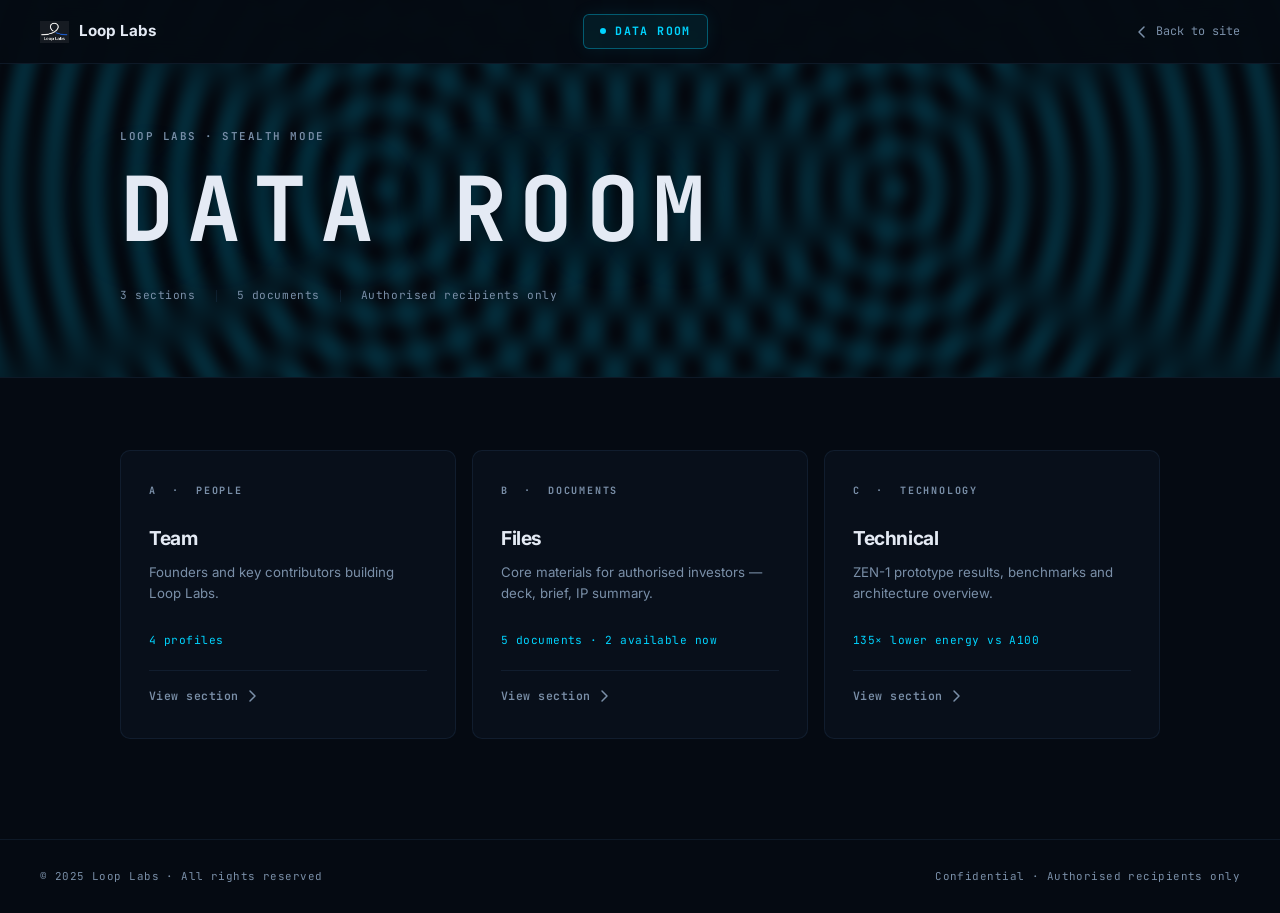
<file: dataroom.html>
<!DOCTYPE html>
<html lang="en">
<head>
  <meta charset="UTF-8" />
  <meta name="viewport" content="width=device-width, initial-scale=1.0" />
  <title>Loop Labs — Data Room</title>
  <link rel="preconnect" href="https://fonts.googleapis.com" />
  <link rel="preconnect" href="https://fonts.gstatic.com" crossorigin />
  <link href="https://fonts.googleapis.com/css2?family=Inter:wght@400;500;600;700;800&family=JetBrains+Mono:wght@400;600;700&display=swap" rel="stylesheet" />
  <link rel="stylesheet" href="dataroom.css" />
  <style>
    /* ── Landing header ────────────────────────────────────────────────── */
    #dr-header {
      position: relative;
      padding: 128px 0 72px;
      overflow: hidden;
      border-bottom: 1px solid var(--border);
    }

    #interference-canvas {
      position: absolute;
      inset: 0;
      width: 100%; height: 100%;
      opacity: 0.16;
      pointer-events: none;
    }

    .header-inner {
      position: relative;
      z-index: 1;
      max-width: 1120px;
      margin: 0 auto;
      padding: 0 40px;
    }

    .dr-eyebrow {
      font-family: var(--mono);
      font-size: 0.68rem;
      font-weight: 600;
      letter-spacing: 0.14em;
      text-transform: uppercase;
      color: var(--muted);
      margin-bottom: 20px;
    }

    .dr-title {
      font-family: var(--mono);
      font-size: clamp(2.8rem, 7vw, 6.5rem);
      font-weight: 700;
      letter-spacing: 0.14em;
      text-transform: uppercase;
      line-height: 1;
      margin-bottom: 32px;
      text-shadow: 0 0 100px rgba(0,212,255,0.12);
    }

    .dr-meta {
      display: flex;
      align-items: center;
      gap: 20px;
      flex-wrap: wrap;
    }

    .meta-item {
      font-family: var(--mono);
      font-size: 0.7rem;
      color: var(--muted);
      letter-spacing: 0.05em;
    }

    .meta-sep { width: 1px; height: 12px; background: var(--border); flex-shrink: 0; }

    /* ── Section cards grid ────────────────────────────────────────────── */
    #sections { padding: 72px 0 100px; }

    .sections-grid {
      display: grid;
      grid-template-columns: repeat(3, 1fr);
      gap: 16px;
    }

    .section-card {
      background: var(--surface);
      border: 1px solid var(--border);
      border-radius: var(--radius);
      padding: 32px 28px;
      display: flex;
      flex-direction: column;
      gap: 0;
      cursor: pointer;
      transition: background 0.2s, border-color 0.2s, transform 0.2s;
      min-height: 240px;
    }

    .section-card:hover {
      background: var(--surface-2);
      border-color: rgba(100,160,220,0.2);
      transform: translateY(-2px);
    }

    .card-id {
      font-family: var(--mono);
      font-size: 0.63rem;
      font-weight: 700;
      letter-spacing: 0.18em;
      text-transform: uppercase;
      color: var(--muted);
      margin-bottom: 24px;
    }

    .card-title {
      font-size: 1.2rem;
      font-weight: 700;
      letter-spacing: -0.02em;
      margin-bottom: 8px;
    }

    .card-desc {
      font-size: 0.83rem;
      color: var(--muted);
      line-height: 1.6;
      margin-bottom: 28px;
    }

    .card-count {
      font-family: var(--mono);
      font-size: 0.7rem;
      color: var(--accent);
      letter-spacing: 0.04em;
      margin-top: auto;
      margin-bottom: 20px;
    }

    .card-cta {
      display: flex;
      align-items: center;
      gap: 6px;
      font-family: var(--mono);
      font-size: 0.72rem;
      font-weight: 600;
      color: var(--muted);
      letter-spacing: 0.04em;
      transition: color 0.2s;
      padding-top: 16px;
      border-top: 1px solid var(--border);
    }

    .section-card:hover .card-cta { color: var(--text); }

    .card-cta-arrow {
      transition: transform 0.2s;
    }

    .section-card:hover .card-cta-arrow { transform: translateX(3px); }

    /* ── Responsive ────────────────────────────────────────────────────── */
    @media (max-width: 860px) {
      .sections-grid  { grid-template-columns: 1fr; }
      .header-inner   { padding: 0 20px; }
    }

    @media (prefers-reduced-motion: reduce) {
      .gate-badge::before { animation: none; }
      #gate, #content, .section-card { transition: none; }
    }
  </style>
</head>
<body>

<!-- ── Main content ───────────────────────────────────────────────────────── -->
<div id="content">

<nav id="navbar">
  <div class="nav-logo">
    <img src="assets/logo.png" alt="Loop Labs" onerror="this.style.display='none'" />
    Loop Labs
  </div>
  <div class="nav-badge">Data Room</div>
  <a href="index.html" class="nav-back">
    <svg width="14" height="14" viewBox="0 0 14 14" fill="none">
      <path d="M9 2L4 7L9 12" stroke="currentColor" stroke-width="1.5" stroke-linecap="round" stroke-linejoin="round"/>
    </svg>
    Back to site
  </a>
</nav>

<section id="dr-header">
  <canvas id="interference-canvas"></canvas>
  <div class="header-inner">
    <div class="dr-eyebrow">Loop Labs · Stealth Mode</div>
    <div class="dr-title">Data Room</div>
    <div class="dr-meta">
      <span class="meta-item">3 sections</span>
      <span class="meta-sep"></span>
      <span class="meta-item">5 documents</span>
      <span class="meta-sep"></span>
      <span class="meta-item">Authorised recipients only</span>
    </div>
  </div>
</section>

<section id="sections">
  <div class="container">
    <div class="sections-grid">

      <a href="dr-people.html" class="section-card">
        <div class="card-id">A &nbsp;·&nbsp; People</div>
        <div class="card-title">Team</div>
        <div class="card-desc">Founders and key contributors building Loop Labs.</div>
        <div class="card-count">4 profiles</div>
        <div class="card-cta">
          View section
          <svg class="card-cta-arrow" width="14" height="14" viewBox="0 0 14 14" fill="none">
            <path d="M5 2l5 5-5 5" stroke="currentColor" stroke-width="1.5" stroke-linecap="round" stroke-linejoin="round"/>
          </svg>
        </div>
      </a>

      <a href="dr-documents.html" class="section-card">
        <div class="card-id">B &nbsp;·&nbsp; Documents</div>
        <div class="card-title">Files</div>
        <div class="card-desc">Core materials for authorised investors — deck, brief, IP summary.</div>
        <div class="card-count">5 documents · 2 available now</div>
        <div class="card-cta">
          View section
          <svg class="card-cta-arrow" width="14" height="14" viewBox="0 0 14 14" fill="none">
            <path d="M5 2l5 5-5 5" stroke="currentColor" stroke-width="1.5" stroke-linecap="round" stroke-linejoin="round"/>
          </svg>
        </div>
      </a>

      <a href="dr-technology.html" class="section-card">
        <div class="card-id">C &nbsp;·&nbsp; Technology</div>
        <div class="card-title">Technical</div>
        <div class="card-desc">ZEN-1 prototype results, benchmarks and architecture overview.</div>
        <div class="card-count">135× lower energy vs A100</div>
        <div class="card-cta">
          View section
          <svg class="card-cta-arrow" width="14" height="14" viewBox="0 0 14 14" fill="none">
            <path d="M5 2l5 5-5 5" stroke="currentColor" stroke-width="1.5" stroke-linecap="round" stroke-linejoin="round"/>
          </svg>
        </div>
      </a>

    </div>
  </div>
</section>

<footer>
  <span class="foot-note">© 2025 Loop Labs · All rights reserved</span>
  <span class="foot-note">Confidential · Authorised recipients only</span>
</footer>

</div><!-- /content -->

<script>
  // ── Interference pattern (header) ───────────────────────────────────────
  (function () {
    const canvas  = document.getElementById('interference-canvas');
    const section = document.getElementById('dr-header');
    function draw() {
      canvas.width  = section.offsetWidth;
      canvas.height = section.offsetHeight;
      const ctx = canvas.getContext('2d');
      const W = canvas.width, H = canvas.height;
      const img = ctx.createImageData(W, H);
      const d   = img.data;
      const s1x = W * 0.30, s1y = H * 0.50;
      const s2x = W * 0.70, s2y = H * 0.50;
      const lam = 42;
      for (let y = 0; y < H; y++) {
        for (let x = 0; x < W; x++) {
          const r1 = Math.sqrt((x - s1x) ** 2 + (y - s1y) ** 2);
          const r2 = Math.sqrt((x - s2x) ** 2 + (y - s2y) ** 2);
          const v  = Math.cos(2 * Math.PI * r1 / lam) + Math.cos(2 * Math.PI * r2 / lam);
          const n  = (v + 2) / 4;
          const i  = (y * W + x) * 4;
          d[i]   = Math.round(0   * n);
          d[i+1] = Math.round(212 * n);
          d[i+2] = Math.round(255 * n);
          d[i+3] = 255;
        }
      }
      ctx.putImageData(img, 0, 0);
    }
    draw();
    window.addEventListener('resize', draw);
  })();

  // ── Navbar tint on scroll ───────────────────────────────────────────────
  window.addEventListener('scroll', () => {
    document.getElementById('navbar').style.background =
      window.scrollY > 20 ? 'rgba(5,10,18,0.98)' : 'rgba(5,10,18,0.92)';
  }, { passive: true });
</script>

</body>
</html>
</file>
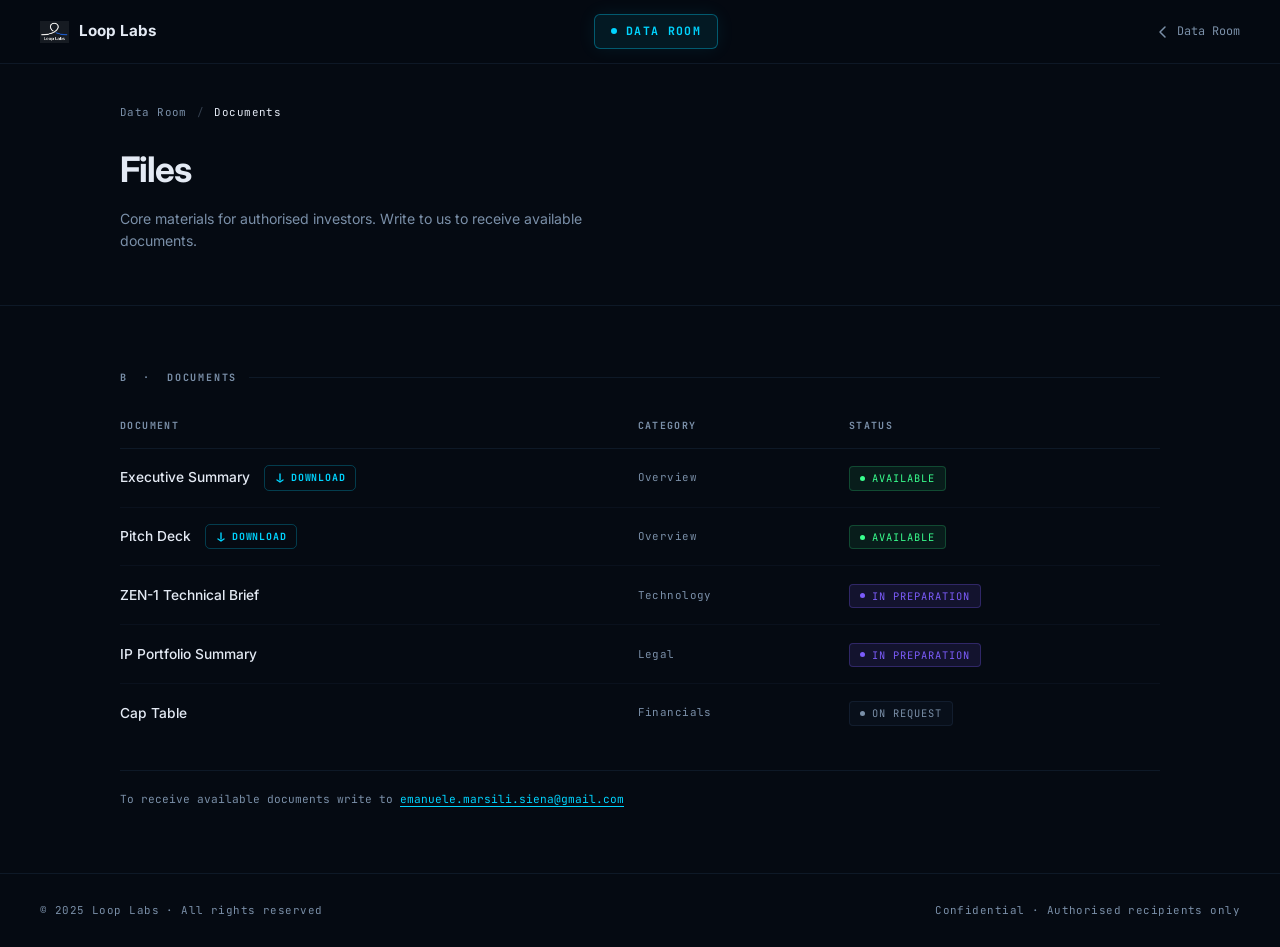
<file: dr-documents.html>
<!DOCTYPE html>
<html lang="en">
<head>
  <meta charset="UTF-8" />
  <meta name="viewport" content="width=device-width, initial-scale=1.0" />
  <title>Loop Labs — Data Room · Documents</title>
  <link rel="preconnect" href="https://fonts.googleapis.com" />
  <link rel="preconnect" href="https://fonts.gstatic.com" crossorigin />
  <link href="https://fonts.googleapis.com/css2?family=Inter:wght@400;500;600;700;800&family=JetBrains+Mono:wght@400;600;700&display=swap" rel="stylesheet" />
  <link rel="stylesheet" href="dataroom.css" />
  <style>
    /* ── Document table ────────────────────────────────────────────────── */
    .doc-table {
      width: 100%;
      border-collapse: collapse;
    }

    .doc-table th {
      font-family: var(--mono);
      font-size: 0.62rem;
      font-weight: 700;
      letter-spacing: 0.14em;
      text-transform: uppercase;
      color: var(--muted);
      text-align: left;
      padding: 0 16px 14px 16px;
      border-bottom: 1px solid var(--border);
    }

    .doc-table th:first-child { padding-left: 0; }

    .doc-table td {
      padding: 16px;
      border-bottom: 1px solid rgba(100,160,220,0.05);
      font-size: 0.86rem;
      vertical-align: middle;
    }

    .doc-table td:first-child { padding-left: 0; }
    .doc-table tr:last-child td { border-bottom: none; }
    .doc-table tr:hover td { background: rgba(100,160,220,0.03); }

    .doc-name { font-weight: 500; }

    .doc-cat {
      font-family: var(--mono);
      font-size: 0.68rem;
      color: var(--muted);
      letter-spacing: 0.04em;
    }

    .doc-contact {
      font-family: var(--mono);
      font-size: 0.7rem;
      color: var(--muted);
      margin-top: 28px;
      padding-top: 20px;
      border-top: 1px solid var(--border);
    }

    .doc-contact a {
      color: var(--accent);
      text-decoration: underline;
      text-underline-offset: 3px;
    }

    .doc-download {
      display: inline-flex;
      align-items: center;
      gap: 6px;
      font-family: var(--mono);
      font-size: 0.62rem;
      font-weight: 700;
      letter-spacing: 0.08em;
      text-transform: uppercase;
      color: var(--accent);
      border: 1px solid rgba(0,212,255,0.25);
      border-radius: 5px;
      padding: 4px 10px;
      margin-left: 10px;
      transition: background 0.18s, border-color 0.18s;
      vertical-align: middle;
      text-decoration: none;
    }

    .doc-download:hover {
      background: rgba(0,212,255,0.08);
      border-color: rgba(0,212,255,0.5);
    }

    @media (max-width: 560px) {
      .doc-table th:nth-child(2),
      .doc-table td:nth-child(2) { display: none; }
    }
  </style>
</head>
<body>

<nav id="navbar">
  <div class="nav-logo">
    <img src="assets/logo.png" alt="Loop Labs" onerror="this.style.display='none'" />
    Loop Labs
  </div>
  <div class="nav-badge">Data Room</div>
  <a href="dataroom.html" class="nav-back">
    <svg width="14" height="14" viewBox="0 0 14 14" fill="none">
      <path d="M9 2L4 7L9 12" stroke="currentColor" stroke-width="1.5" stroke-linecap="round" stroke-linejoin="round"/>
    </svg>
    Data Room
  </a>
</nav>

<section id="page-header">
  <div class="container">
    <div class="breadcrumb">
      <a href="dataroom.html">Data Room</a>
      <span class="crumb-sep">/</span>
      <span class="crumb-current">Documents</span>
    </div>
    <h1 class="page-title">Files</h1>
    <p class="page-desc">Core materials for authorised investors. Write to us to receive available documents.</p>
  </div>
</section>

<section class="dr-section">
  <div class="container">
    <div class="section-label">B &nbsp;·&nbsp; Documents</div>

    <table class="doc-table">
      <thead>
        <tr>
          <th>Document</th>
          <th>Category</th>
          <th>Status</th>
        </tr>
      </thead>
      <tbody>
        <tr>
          <td>
            <div class="doc-name">
              Executive Summary
              <a class="doc-download" href="assets/Abstract.pdf" download="Loop_Labs_Executive_Summary.pdf">
                <svg width="10" height="10" viewBox="0 0 10 10" fill="none"><path d="M5 1v6M2 7l3 2 3-2" stroke="currentColor" stroke-width="1.4" stroke-linecap="round" stroke-linejoin="round"/></svg>
                Download
              </a>
            </div>
          </td>
          <td><div class="doc-cat">Overview</div></td>
          <td><span class="pill pill-green"><span class="pill-dot"></span>Available</span></td>
        </tr>
        <tr>
          <td>
            <div class="doc-name">
              Pitch Deck
              <a class="doc-download" href="assets/Loop_Labs_Pitch.pdf" download="Loop_Labs_Pitch.pdf">
                <svg width="10" height="10" viewBox="0 0 10 10" fill="none"><path d="M5 1v6M2 7l3 2 3-2" stroke="currentColor" stroke-width="1.4" stroke-linecap="round" stroke-linejoin="round"/></svg>
                Download
              </a>
            </div>
          </td>
          <td><div class="doc-cat">Overview</div></td>
          <td><span class="pill pill-green"><span class="pill-dot"></span>Available</span></td>
        </tr>
        <tr>
          <td><div class="doc-name">ZEN-1 Technical Brief</div></td>
          <td><div class="doc-cat">Technology</div></td>
          <td><span class="pill pill-purple"><span class="pill-dot"></span>In preparation</span></td>
        </tr>
        <tr>
          <td><div class="doc-name">IP Portfolio Summary</div></td>
          <td><div class="doc-cat">Legal</div></td>
          <td><span class="pill pill-purple"><span class="pill-dot"></span>In preparation</span></td>
        </tr>
        <tr>
          <td><div class="doc-name">Cap Table</div></td>
          <td><div class="doc-cat">Financials</div></td>
          <td><span class="pill pill-muted"><span class="pill-dot"></span>On request</span></td>
        </tr>
      </tbody>
    </table>

    <p class="doc-contact">
      To receive available documents write to
      <a href="mailto:emanuele.marsili.siena@gmail.com">emanuele.marsili.siena@gmail.com</a>
    </p>
  </div>
</section>

<footer>
  <span class="foot-note">© 2025 Loop Labs · All rights reserved</span>
  <span class="foot-note">Confidential · Authorised recipients only</span>
</footer>

<script>
  window.addEventListener('scroll', () => {
    document.getElementById('navbar').style.background =
      window.scrollY > 20 ? 'rgba(5,10,18,0.98)' : 'rgba(5,10,18,0.92)';
  }, { passive: true });
</script>

</body>
</html>
</file>
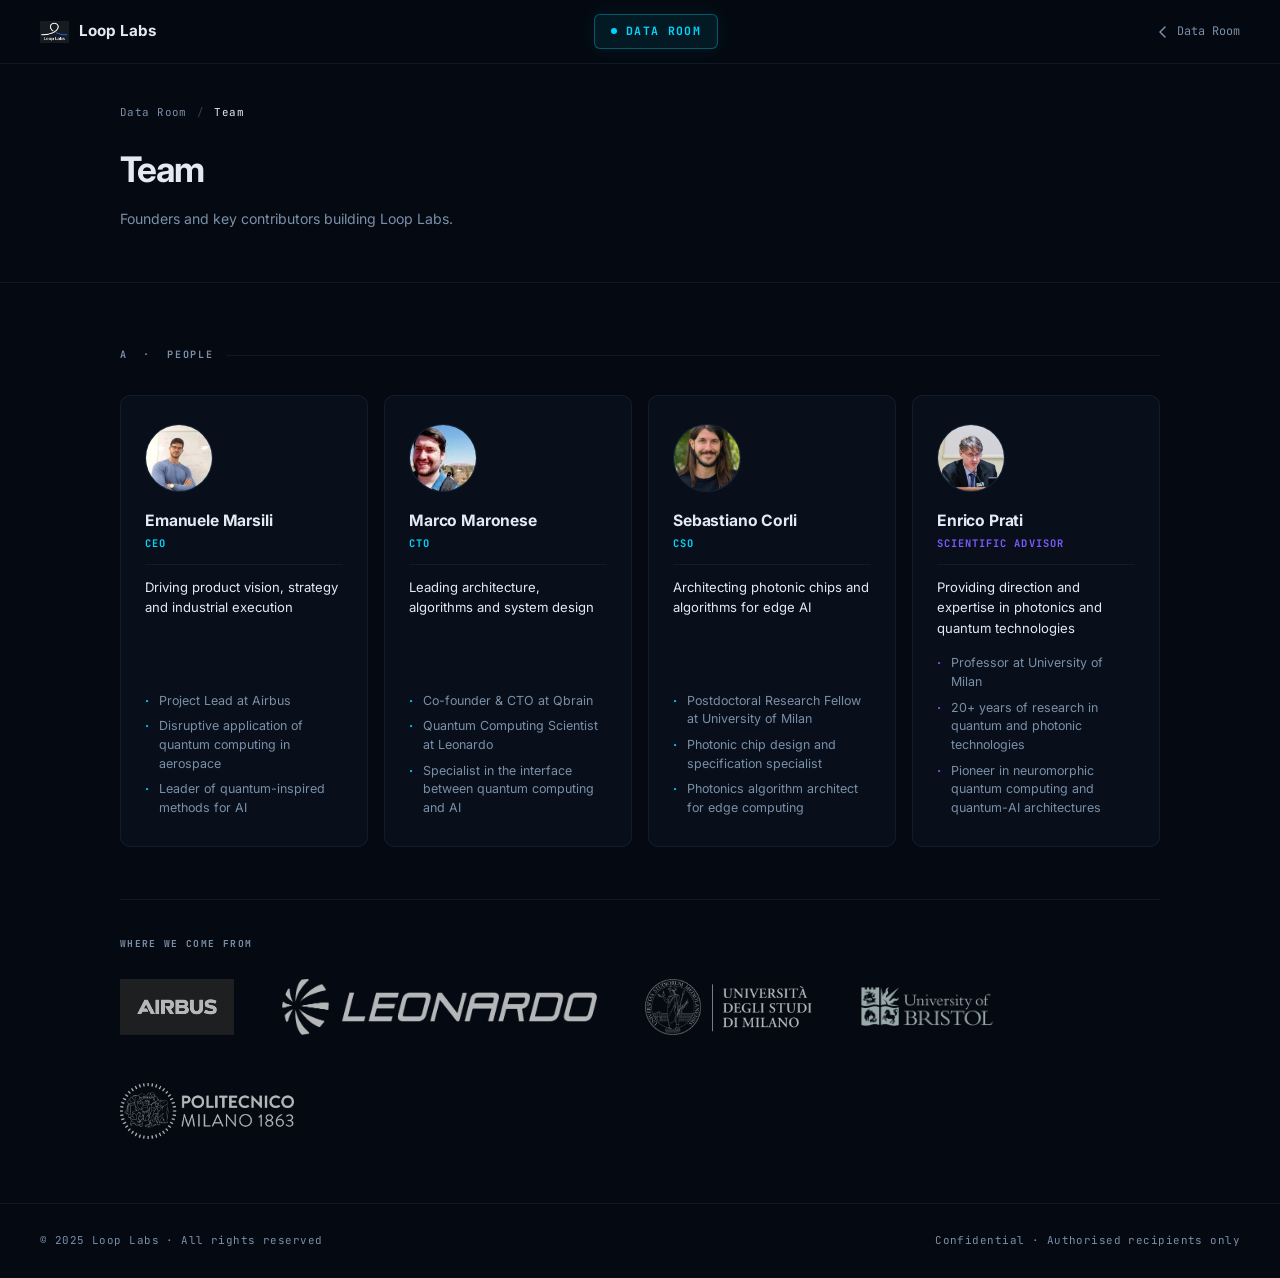
<file: dr-people.html>
<!DOCTYPE html>
<html lang="en">
<head>
  <meta charset="UTF-8" />
  <meta name="viewport" content="width=device-width, initial-scale=1.0" />
  <title>Loop Labs — Data Room · Team</title>
  <link rel="preconnect" href="https://fonts.googleapis.com" />
  <link rel="preconnect" href="https://fonts.gstatic.com" crossorigin />
  <link href="https://fonts.googleapis.com/css2?family=Inter:wght@400;500;600;700;800&family=JetBrains+Mono:wght@400;600;700&display=swap" rel="stylesheet" />
  <link rel="stylesheet" href="dataroom.css" />
  <style>
    /* ── People grid ───────────────────────────────────────────────────── */
    .people-grid {
      display: grid;
      grid-template-columns: repeat(4, 1fr);
      gap: 16px;
    }

    .person-card {
      background: var(--surface);
      border: 1px solid var(--border);
      border-radius: var(--radius);
      padding: 28px 24px;
      display: flex;
      flex-direction: column;
      gap: 12px;
    }

    .person-avatar {
      width: 68px; height: 68px;
      border-radius: 50%;
      background: var(--surface-2);
      border: 1.5px solid var(--border);
      display: flex;
      align-items: center;
      justify-content: center;
      overflow: hidden;
      flex-shrink: 0;
      margin-bottom: 4px;
    }

    .person-avatar img { width: 100%; height: 100%; object-fit: cover; }

    .person-name {
      font-weight: 700;
      font-size: 0.98rem;
      letter-spacing: -0.01em;
    }

    .person-role {
      font-family: var(--mono);
      font-size: 0.65rem;
      font-weight: 700;
      letter-spacing: 0.1em;
      text-transform: uppercase;
      color: var(--accent);
      margin-top: 2px;
    }

    .person-role.advisor { color: var(--purple); }

    .person-tagline {
      font-size: 0.82rem;
      color: var(--text);
      line-height: 1.55;
      border-top: 1px solid var(--border);
      padding-top: 12px;
    }

    .person-bullets {
      list-style: none;
      display: flex;
      flex-direction: column;
      gap: 7px;
      margin-top: auto;
      padding-top: 4px;
    }

    .person-bullets li {
      font-size: 0.78rem;
      color: var(--muted);
      line-height: 1.5;
      padding-left: 14px;
      position: relative;
    }

    .person-bullets li::before {
      content: '·';
      position: absolute;
      left: 0;
      color: var(--accent);
      font-weight: 700;
    }

    .person-bullets li.advisor-bullet::before { color: var(--purple); }

    @media (max-width: 860px) {
      .people-grid { grid-template-columns: repeat(2, 1fr); }
    }

    @media (max-width: 560px) {
      .people-grid { grid-template-columns: 1fr; }
    }

    /* ── Background logos strip ─────────────────────────────────────────── */
    .bg-strip { margin-top: 52px; padding-top: 36px; border-top: 1px solid var(--border); }
    .bg-strip-label { font-family: var(--mono); font-size: 0.6rem; font-weight: 700; letter-spacing: 0.14em; text-transform: uppercase; color: var(--muted); margin-bottom: 28px; }
    .bg-logos { display: flex; align-items: center; gap: 48px; flex-wrap: wrap; }
    .bg-logo { height: 56px; width: auto; opacity: 0.7; filter: brightness(1.4); transition: opacity 0.2s; }
    .bg-logo:hover { opacity: 1; }
  </style>
</head>
<body>

<nav id="navbar">
  <div class="nav-logo">
    <img src="assets/logo.png" alt="Loop Labs" onerror="this.style.display='none'" />
    Loop Labs
  </div>
  <div class="nav-badge">Data Room</div>
  <a href="dataroom.html" class="nav-back">
    <svg width="14" height="14" viewBox="0 0 14 14" fill="none">
      <path d="M9 2L4 7L9 12" stroke="currentColor" stroke-width="1.5" stroke-linecap="round" stroke-linejoin="round"/>
    </svg>
    Data Room
  </a>
</nav>

<section id="page-header">
  <div class="container">
    <div class="breadcrumb">
      <a href="dataroom.html">Data Room</a>
      <span class="crumb-sep">/</span>
      <span class="crumb-current">Team</span>
    </div>
    <h1 class="page-title">Team</h1>
    <p class="page-desc">Founders and key contributors building Loop Labs.</p>
  </div>
</section>

<section class="dr-section">
  <div class="container">
    <div class="section-label">A &nbsp;·&nbsp; People</div>

    <div class="people-grid">

      <!-- Emanuele Marsili — CEO -->
      <div class="person-card">
        <div class="person-avatar">
          <img src="assets/emanuele.png" alt="Emanuele Marsili" />
        </div>
        <div>
          <div class="person-name">Emanuele Marsili</div>
          <div class="person-role">CEO</div>
        </div>
        <div class="person-tagline">Driving product vision, strategy and industrial execution</div>
        <ul class="person-bullets">
          <li>Project Lead at Airbus</li>
          <li>Disruptive application of quantum computing in aerospace</li>
          <li>Leader of quantum-inspired methods for AI</li>
        </ul>
      </div>

      <!-- Marco Maronese — CTO -->
      <div class="person-card">
        <div class="person-avatar">
          <img src="assets/marco.jpeg" alt="Marco Maronese" />
        </div>
        <div>
          <div class="person-name">Marco Maronese</div>
          <div class="person-role">CTO</div>
        </div>
        <div class="person-tagline">Leading architecture, algorithms and system design</div>
        <ul class="person-bullets">
          <li>Co-founder &amp; CTO at Qbrain</li>
          <li>Quantum Computing Scientist at Leonardo</li>
          <li>Specialist in the interface between quantum computing and AI</li>
        </ul>
      </div>

      <!-- Sebastiano Corli — CSO -->
      <div class="person-card">
        <div class="person-avatar">
          <img src="assets/sebastiano.jpeg" alt="Sebastiano Corli" />
        </div>
        <div>
          <div class="person-name">Sebastiano Corli</div>
          <div class="person-role">CSO</div>
        </div>
        <div class="person-tagline">Architecting photonic chips and algorithms for edge AI</div>
        <ul class="person-bullets">
          <li>Postdoctoral Research Fellow at University of Milan</li>
          <li>Photonic chip design and specification specialist</li>
          <li>Photonics algorithm architect for edge computing</li>
        </ul>
      </div>

      <!-- Enrico Prati — Scientific Advisor -->
      <div class="person-card">
        <div class="person-avatar">
          <img src="assets/enrico.jpeg" alt="Enrico Prati" />
        </div>
        <div>
          <div class="person-name">Enrico Prati</div>
          <div class="person-role advisor">Scientific Advisor</div>
        </div>
        <div class="person-tagline">Providing direction and expertise in photonics and quantum technologies</div>
        <ul class="person-bullets">
          <li class="advisor-bullet">Professor at University of Milan</li>
          <li class="advisor-bullet">20+ years of research in quantum and photonic technologies</li>
          <li class="advisor-bullet">Pioneer in neuromorphic quantum computing and quantum-AI architectures</li>
        </ul>
      </div>

    </div>

    <!-- Background logos -->
    <div class="bg-strip">
      <div class="bg-strip-label">Where we come from</div>
      <div class="bg-logos">
        <img class="bg-logo" src="assets/airbus.png" alt="Airbus" />
        <img class="bg-logo" src="assets/leonardo.png" alt="Leonardo" />
        <img class="bg-logo" src="assets/unimi.png" alt="Università degli Studi di Milano" />
        <img class="bg-logo" src="assets/bristol.png" alt="University of Bristol" />
        <img class="bg-logo" src="assets/politecnico.png" alt="Politecnico di Milano" />
      </div>
    </div>

  </div>
</section>

<footer>
  <span class="foot-note">© 2025 Loop Labs · All rights reserved</span>
  <span class="foot-note">Confidential · Authorised recipients only</span>
</footer>

<script>
  window.addEventListener('scroll', () => {
    document.getElementById('navbar').style.background =
      window.scrollY > 20 ? 'rgba(5,10,18,0.98)' : 'rgba(5,10,18,0.92)';
  }, { passive: true });
</script>

</body>
</html>
</file>
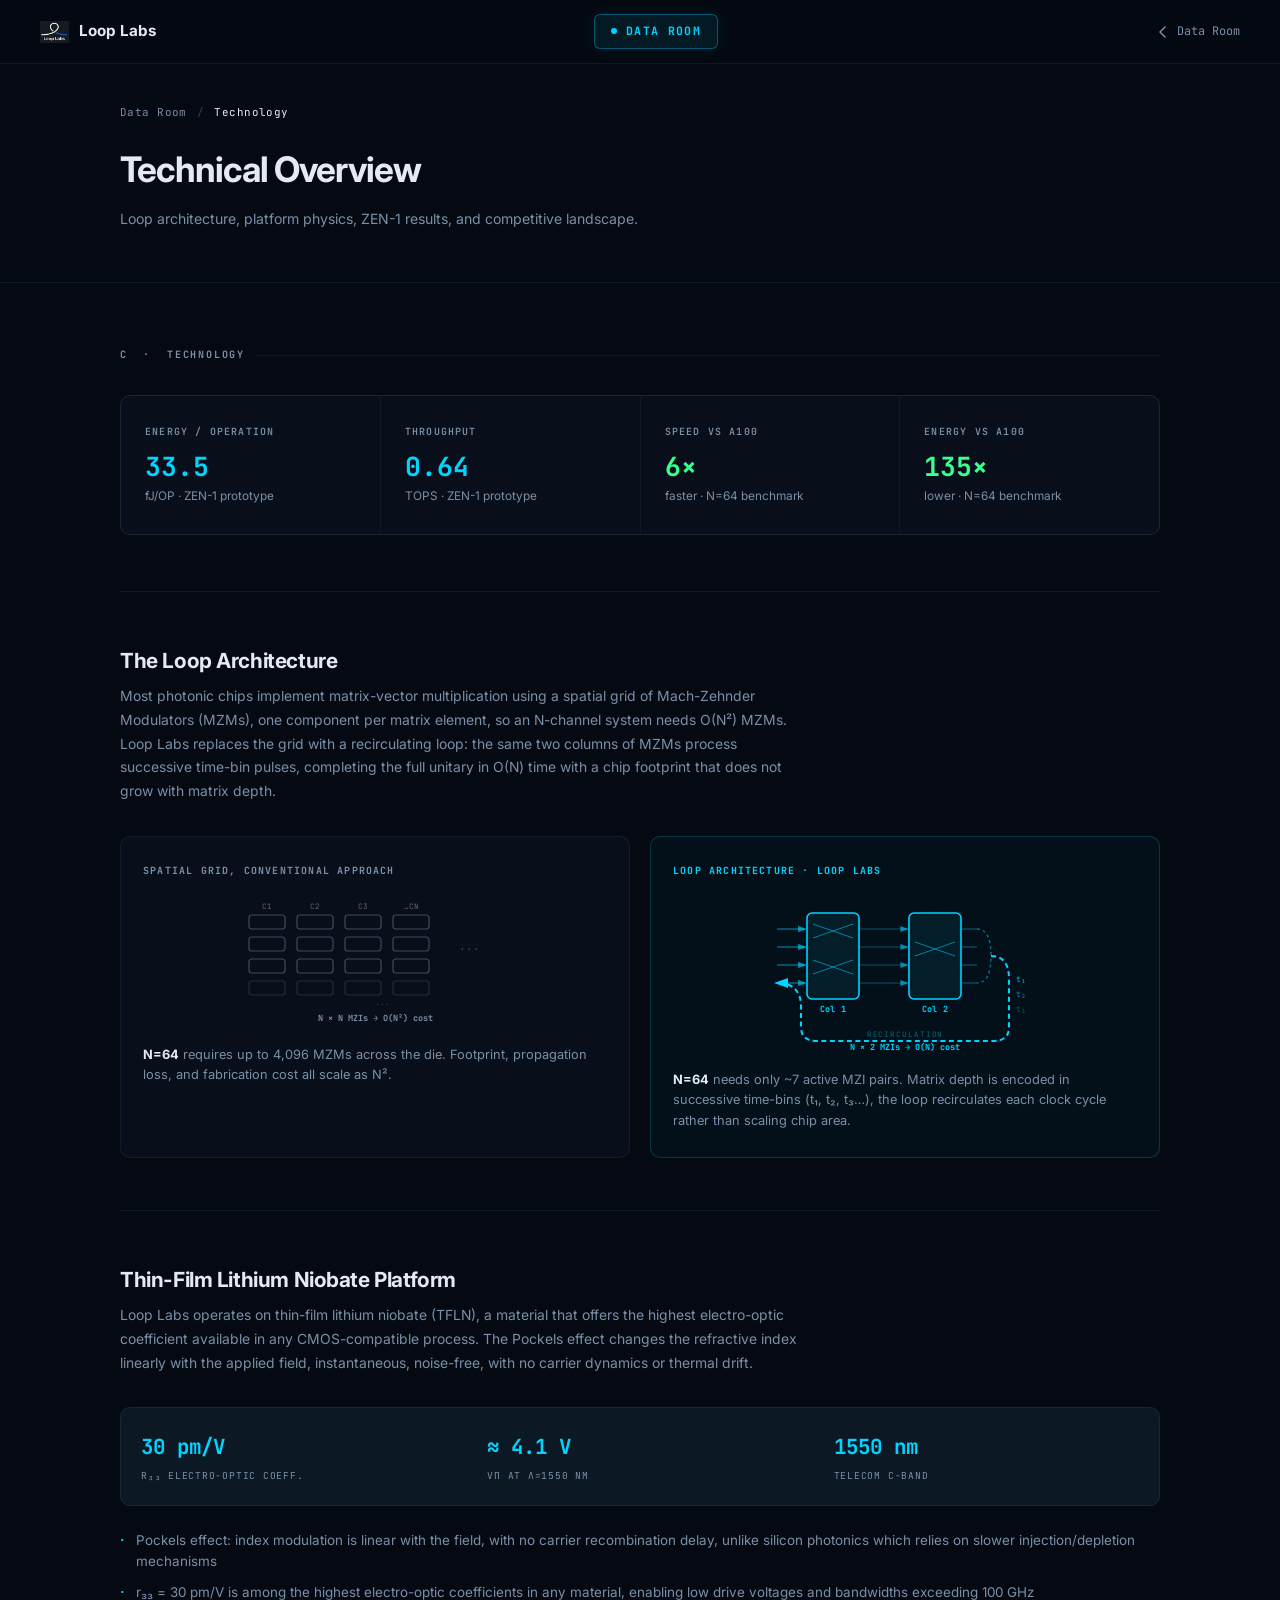
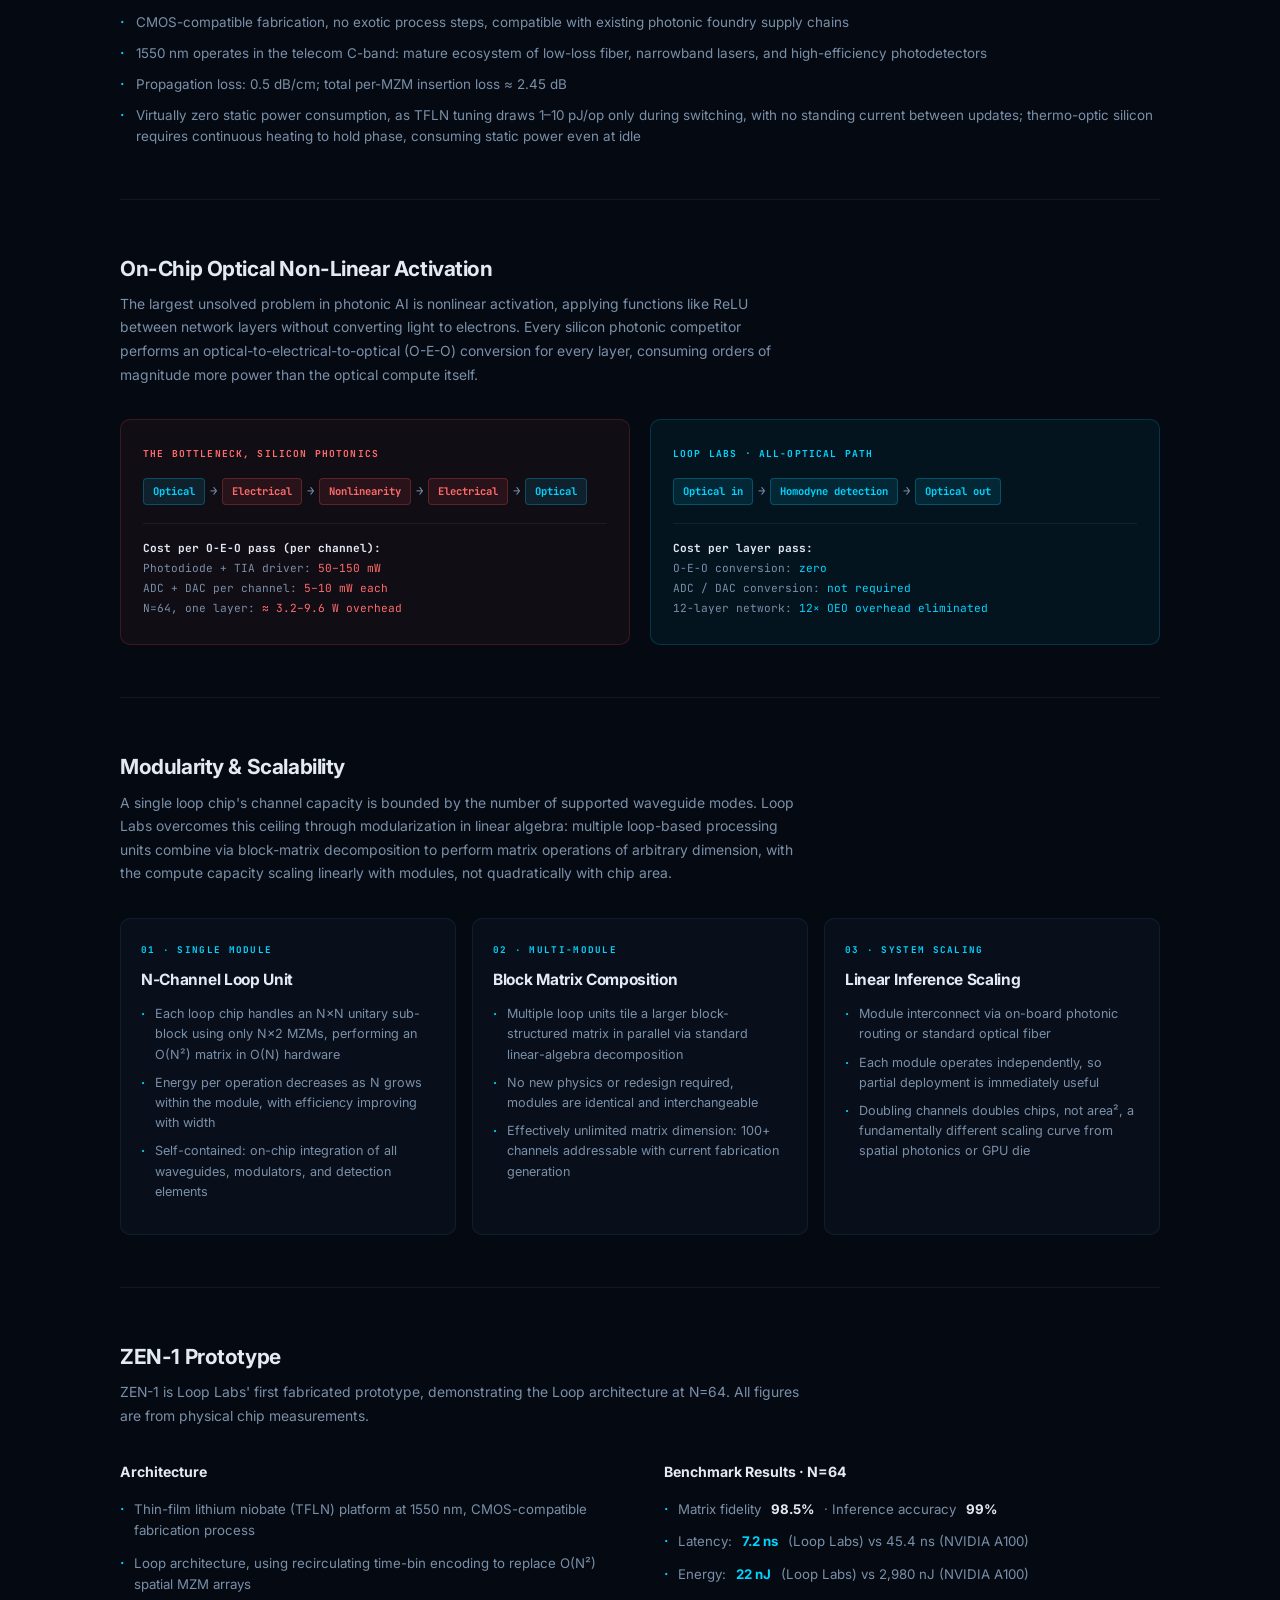
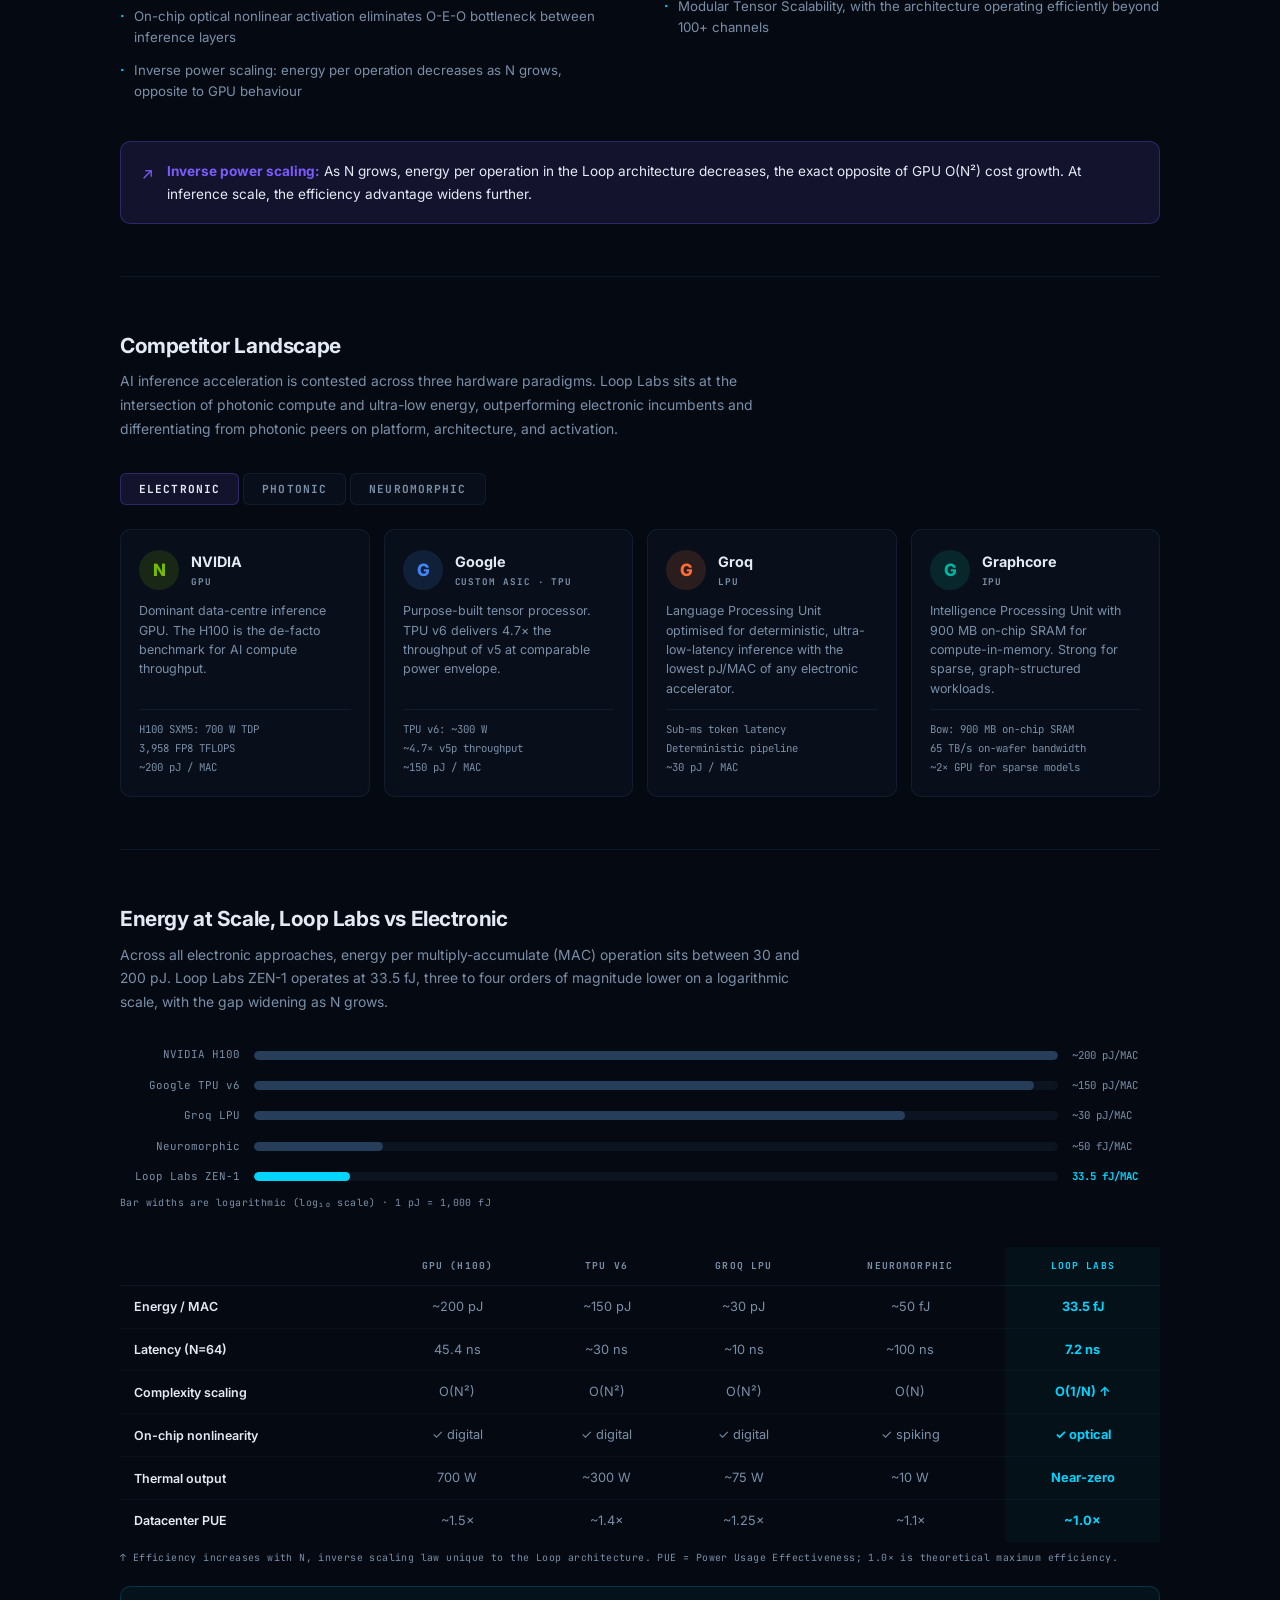
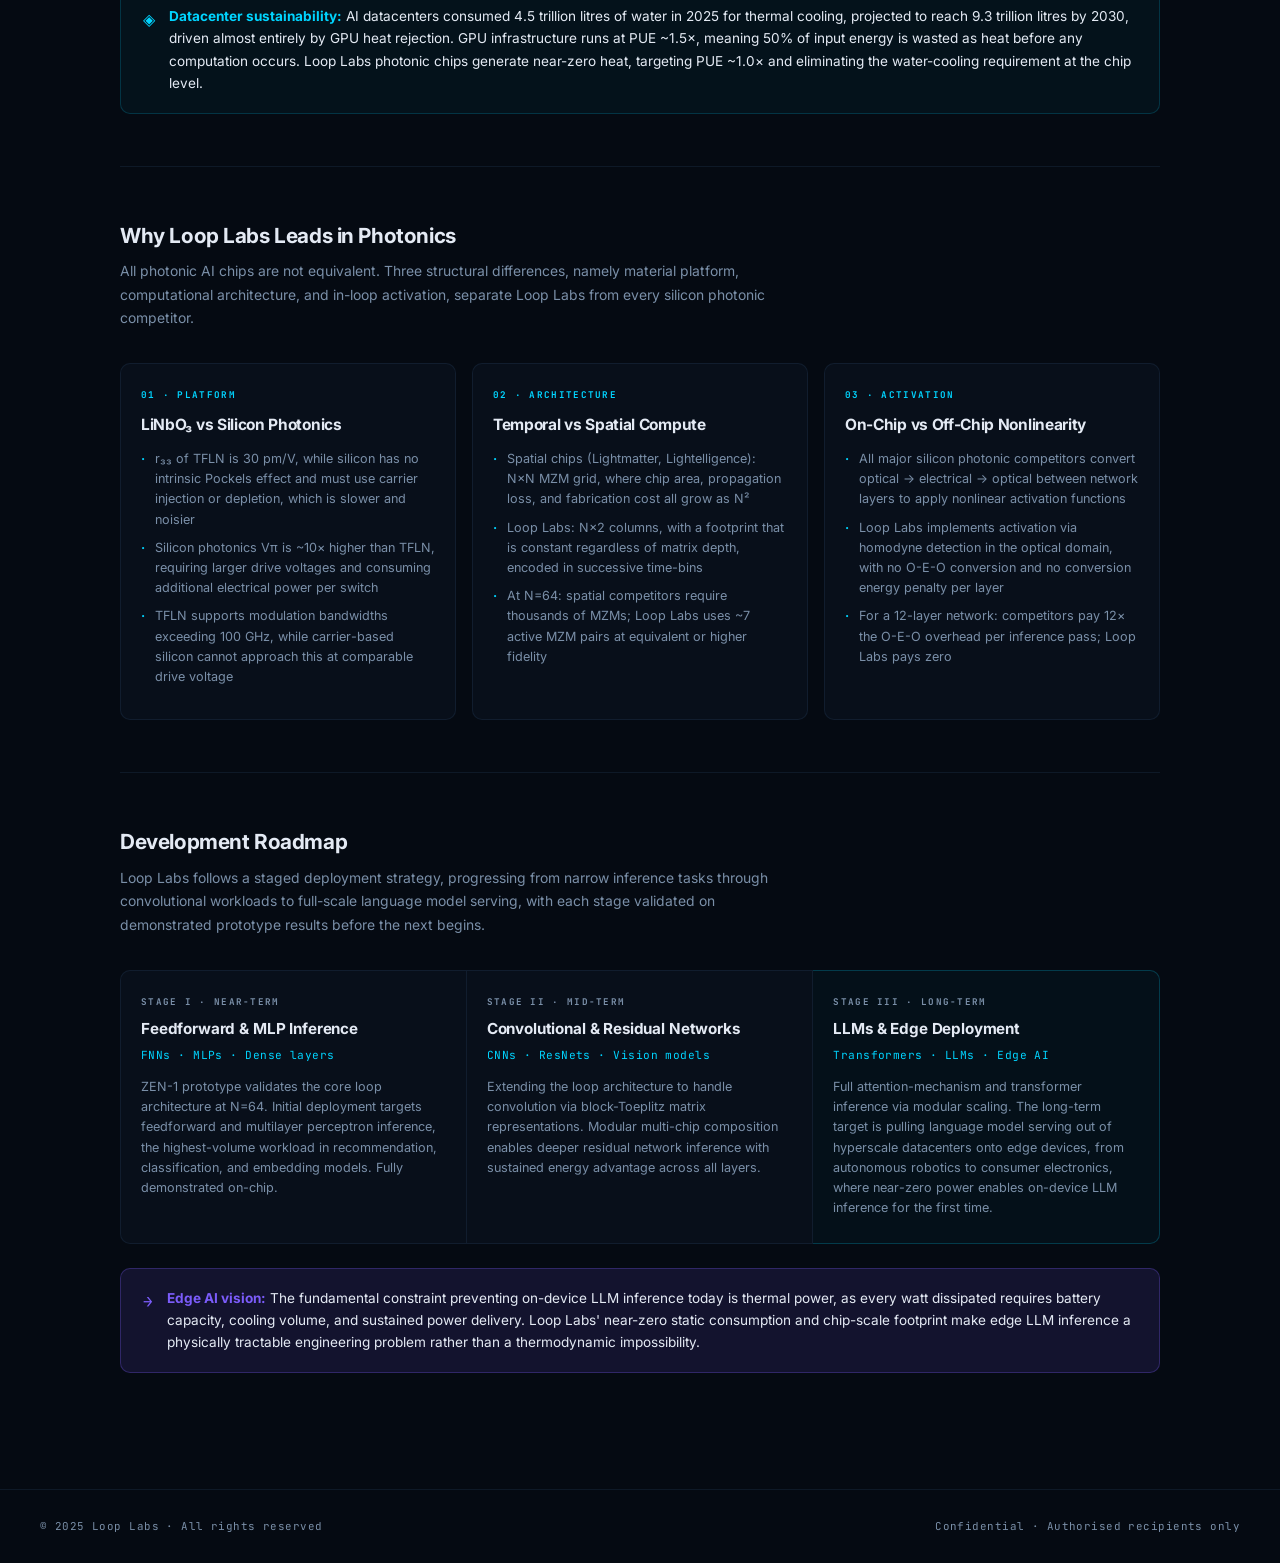
<file: dr-technology.html>
<!DOCTYPE html>
<html lang="en">
<head>
  <meta charset="UTF-8" />
  <meta name="viewport" content="width=device-width, initial-scale=1.0" />
  <title>Loop Labs · Data Room · Technology</title>
  <link rel="preconnect" href="https://fonts.googleapis.com" />
  <link rel="preconnect" href="https://fonts.gstatic.com" crossorigin />
  <link href="https://fonts.googleapis.com/css2?family=Inter:wght@400;500;600;700;800&family=JetBrains+Mono:wght@400;600;700&display=swap" rel="stylesheet" />
  <link rel="stylesheet" href="dataroom.css" />
  <style>
    /* ── Section dividers ───────────────────────────────────────────────── */
    .tech-section { padding: 52px 0; border-top: 1px solid var(--border); }
    .tech-heading { font-size: 1.3rem; font-weight: 700; letter-spacing: -0.02em; margin-bottom: 8px; }
    .tech-lead { font-size: 0.87rem; color: var(--muted); line-height: 1.7; max-width: 680px; margin-bottom: 32px; }

    /* ── Stats grid ─────────────────────────────────────────────────────── */
    .stats-grid {
      display: grid; grid-template-columns: repeat(4, 1fr);
      gap: 1px; background: var(--border);
      border: 1px solid var(--border); border-radius: var(--radius);
      overflow: hidden; margin-bottom: 56px;
    }
    .stat-cell { background: var(--surface); padding: 28px 24px; }
    .stat-label { font-family: var(--mono); font-size: 0.62rem; font-weight: 600; letter-spacing: 0.12em; text-transform: uppercase; color: var(--muted); margin-bottom: 12px; }
    .stat-value { font-family: var(--mono); font-size: 1.65rem; font-weight: 700; line-height: 1.1; margin-bottom: 6px; }
    .stat-sub { font-size: 0.74rem; color: var(--muted); }
    .c { color: var(--accent); }
    .g { color: var(--green); }

    /* ── Architecture diagram ───────────────────────────────────────────── */
    .arch-compare { display: grid; grid-template-columns: 1fr 1fr; gap: 20px; margin-top: 28px; }
    .arch-panel { background: var(--surface); border: 1px solid var(--border); border-radius: var(--radius); padding: 26px 22px; }
    .arch-panel.loop { border-color: rgba(0,212,255,0.2); background: rgba(0,212,255,0.03); }
    .arch-panel-label { font-family: var(--mono); font-size: 0.62rem; font-weight: 700; letter-spacing: 0.12em; text-transform: uppercase; color: var(--muted); margin-bottom: 18px; }
    .arch-panel.loop .arch-panel-label { color: var(--accent); }
    .arch-diagram { display: flex; justify-content: center; margin-bottom: 18px; }
    .arch-note { font-size: 0.8rem; color: var(--muted); line-height: 1.6; }
    .arch-note strong { color: var(--text); }

    /* ── Platform stats strip ───────────────────────────────────────────── */
    .platform-stats {
      display: grid; grid-template-columns: repeat(3, 1fr);
      gap: 1px; background: var(--border);
      border: 1px solid var(--border); border-radius: var(--radius);
      overflow: hidden; margin-bottom: 24px;
    }
    .platform-stat { background: var(--surface-2); padding: 22px 20px; }
    .platform-stat-val { font-family: var(--mono); font-size: 1.3rem; font-weight: 700; color: var(--accent); margin-bottom: 4px; }
    .platform-stat-label { font-family: var(--mono); font-size: 0.6rem; color: var(--muted); letter-spacing: 0.08em; text-transform: uppercase; }
    .platform-bullets { display: flex; flex-direction: column; gap: 10px; }
    .platform-bullet { font-size: 0.84rem; color: var(--muted); line-height: 1.55; padding-left: 16px; position: relative; }
    .platform-bullet::before { content: '·'; position: absolute; left: 0; color: var(--accent); font-weight: 700; }

    /* ── OEO split ──────────────────────────────────────────────────────── */
    .oeo-split { display: grid; grid-template-columns: 1fr 1fr; gap: 20px; margin-top: 28px; }
    .oeo-panel { border-radius: var(--radius); padding: 26px 22px; }
    .oeo-panel.bottleneck { background: rgba(255,80,80,0.05); border: 1px solid rgba(255,80,80,0.18); }
    .oeo-panel.solution  { background: rgba(0,212,255,0.05); border: 1px solid rgba(0,212,255,0.18); }
    .oeo-label { font-family: var(--mono); font-size: 0.6rem; font-weight: 700; letter-spacing: 0.12em; text-transform: uppercase; margin-bottom: 16px; }
    .oeo-panel.bottleneck .oeo-label { color: #ff6b6b; }
    .oeo-panel.solution  .oeo-label { color: var(--accent); }
    .oeo-chain { display: flex; align-items: center; gap: 5px; flex-wrap: wrap; margin-bottom: 18px; }
    .oeo-node { font-family: var(--mono); font-size: 0.66rem; font-weight: 700; padding: 4px 9px; border-radius: 4px; background: rgba(255,80,80,0.1); border: 1px solid rgba(255,80,80,0.25); color: #ff6b6b; }
    .oeo-node.opt { background: rgba(0,212,255,0.1); border-color: rgba(0,212,255,0.25); color: var(--accent); }
    .oeo-arrow { font-family: var(--mono); font-size: 0.78rem; color: var(--muted); }
    .oeo-cost { font-family: var(--mono); font-size: 0.7rem; color: var(--muted); border-top: 1px solid var(--border); padding-top: 14px; line-height: 1.8; }
    .oeo-cost strong { color: var(--text); }
    .bad { color: #ff6b6b; }
    .good { color: var(--accent); }

    /* ── Callout ────────────────────────────────────────────────────────── */
    .callout { background: var(--purple-dim); border: 1px solid var(--purple-border); border-radius: var(--radius); padding: 18px 22px; display: flex; align-items: flex-start; gap: 14px; margin-top: 28px; }
    .callout-icon { font-family: var(--mono); font-size: 1rem; color: var(--purple); flex-shrink: 0; margin-top: 2px; }
    .callout-text { font-size: 0.85rem; color: var(--text); line-height: 1.65; }
    .callout-text strong { color: var(--purple); }

    /* ── Two-col tech layout ────────────────────────────────────────────── */
    .tech-cols { display: grid; grid-template-columns: 1fr 1fr; gap: 48px; }
    .tech-block-title { font-size: 0.88rem; font-weight: 700; margin-bottom: 16px; color: var(--text); }
    .tech-item { display: flex; align-items: flex-start; gap: 10px; font-size: 0.83rem; color: var(--muted); line-height: 1.6; margin-bottom: 11px; }
    .tech-item::before { content: '·'; color: var(--accent); font-weight: 700; flex-shrink: 0; }

    /* ── Competitor tabs ────────────────────────────────────────────────── */
    .comp-tabs { display: flex; gap: 4px; margin-bottom: 24px; }
    .comp-tab { font-family: var(--mono); font-size: 0.7rem; font-weight: 700; letter-spacing: 0.1em; text-transform: uppercase; padding: 8px 18px; border-radius: 6px; border: 1px solid var(--border); background: var(--surface); color: var(--muted); cursor: pointer; transition: all 0.18s; }
    .comp-tab.active { background: var(--purple-dim); border-color: var(--purple-border); color: var(--text); }
    .comp-tab:hover:not(.active) { color: var(--text); border-color: rgba(100,160,220,0.25); }
    .comp-panel { display: none; }
    .comp-panel.active { display: grid; grid-template-columns: repeat(auto-fill, minmax(210px, 1fr)); gap: 14px; }
    .comp-card { background: var(--surface); border: 1px solid var(--border); border-radius: var(--radius); padding: 20px 18px; display: flex; flex-direction: column; gap: 11px; }
    .comp-card-top { display: flex; align-items: center; gap: 12px; }
    .comp-name { font-weight: 700; font-size: 0.9rem; }
    .comp-cat { font-family: var(--mono); font-size: 0.58rem; font-weight: 700; letter-spacing: 0.1em; text-transform: uppercase; color: var(--muted); margin-top: 2px; }
    .comp-desc { font-size: 0.78rem; color: var(--muted); line-height: 1.55; flex: 1; }
    .comp-specs { font-family: var(--mono); font-size: 0.67rem; color: var(--muted); border-top: 1px solid var(--border); padding-top: 10px; line-height: 1.75; }

    /* ── Energy bar chart ───────────────────────────────────────────────── */
    .energy-chart { display: flex; flex-direction: column; gap: 13px; margin-top: 28px; }
    .bar-row { display: flex; align-items: center; gap: 14px; }
    .bar-label { font-family: var(--mono); font-size: 0.68rem; color: var(--muted); min-width: 120px; text-align: right; flex-shrink: 0; }
    .bar-track { flex: 1; height: 9px; background: rgba(100,160,220,0.07); border-radius: 5px; overflow: hidden; }
    .bar-fill { height: 100%; border-radius: 5px; width: 0; transition: width 1s cubic-bezier(0.4,0,0.2,1); background: rgba(100,160,220,0.3); }
    .bar-fill.hi { background: var(--accent); }
    .bar-value { font-family: var(--mono); font-size: 0.67rem; color: var(--muted); min-width: 88px; flex-shrink: 0; }
    .bar-value.hi { color: var(--accent); font-weight: 700; }
    .chart-note { font-family: var(--mono); font-size: 0.62rem; color: var(--muted); letter-spacing: 0.04em; margin-top: 10px; }

    /* ── Feature comparison table ───────────────────────────────────────── */
    .feature-table-wrap { overflow-x: auto; margin-top: 36px; }
    .feature-table { width: 100%; border-collapse: collapse; min-width: 580px; }
    .feature-table th { font-family: var(--mono); font-size: 0.6rem; font-weight: 700; letter-spacing: 0.12em; text-transform: uppercase; color: var(--muted); text-align: center; padding: 11px 14px; border-bottom: 1px solid var(--border); }
    .feature-table th:first-child { text-align: left; }
    .feature-table th.hl { color: var(--accent); }
    .feature-table td { padding: 12px 14px; font-size: 0.8rem; color: var(--muted); border-bottom: 1px solid rgba(100,160,220,0.05); text-align: center; line-height: 1.4; }
    .feature-table td:first-child { text-align: left; font-weight: 600; color: var(--text); font-size: 0.78rem; }
    .feature-table td.hl { color: var(--accent); font-weight: 700; }
    .feature-table .col-loop { background: rgba(0,212,255,0.03); }
    .feature-table tr:last-child td { border-bottom: none; }
    .feature-table tr:hover td { background: rgba(100,160,220,0.03); }

    /* ── Differentiation cards ──────────────────────────────────────────── */
    .diff-grid { display: grid; grid-template-columns: repeat(3, 1fr); gap: 16px; margin-top: 28px; }
    .diff-card { background: var(--surface); border: 1px solid var(--border); border-radius: var(--radius); padding: 24px 20px; }
    .diff-card-tag { font-family: var(--mono); font-size: 0.58rem; font-weight: 700; letter-spacing: 0.14em; text-transform: uppercase; color: var(--accent); margin-bottom: 12px; }
    .diff-card-title { font-size: 0.97rem; font-weight: 700; letter-spacing: -0.02em; margin-bottom: 14px; line-height: 1.3; }
    .diff-item { font-size: 0.79rem; color: var(--muted); line-height: 1.6; margin-bottom: 8px; padding-left: 14px; position: relative; }
    .diff-item::before { content: '·'; position: absolute; left: 0; color: var(--accent); font-weight: 700; }

    /* ── Roadmap steps ──────────────────────────────────────────────────── */
    .roadmap-steps { display: grid; grid-template-columns: repeat(3,1fr); margin-top: 28px; }
    .roadmap-step { padding: 24px 20px; border: 1px solid var(--border); background: var(--surface); }
    .roadmap-step:not(:first-child) { border-left: none; }
    .roadmap-step:first-child { border-radius: var(--radius) 0 0 var(--radius); }
    .roadmap-step:last-child { border-radius: 0 var(--radius) var(--radius) 0; border-color: rgba(0,212,255,0.22); background: rgba(0,212,255,0.03); }
    .roadmap-stage { font-family: var(--mono); font-size: 0.58rem; font-weight: 700; letter-spacing: 0.14em; text-transform: uppercase; color: var(--muted); margin-bottom: 10px; }
    .roadmap-title { font-size: 0.95rem; font-weight: 700; letter-spacing: -0.01em; margin-bottom: 8px; line-height: 1.3; }
    .roadmap-models { font-family: var(--mono); font-size: 0.7rem; color: var(--accent); margin-bottom: 12px; letter-spacing: 0.04em; }
    .roadmap-desc { font-size: 0.79rem; color: var(--muted); line-height: 1.6; }

    /* ── Responsive ─────────────────────────────────────────────────────── */
    @media (max-width: 860px) {
      .stats-grid     { grid-template-columns: repeat(2, 1fr); }
      .arch-compare   { grid-template-columns: 1fr; }
      .platform-stats { grid-template-columns: repeat(2, 1fr); }
      .oeo-split      { grid-template-columns: 1fr; }
      .tech-cols      { grid-template-columns: 1fr; gap: 28px; }
      .diff-grid      { grid-template-columns: 1fr; }
      .roadmap-steps  { grid-template-columns: 1fr; }
      .roadmap-step:not(:first-child) { border-left: 1px solid var(--border); border-top: none; }
      .roadmap-step:first-child { border-radius: var(--radius) var(--radius) 0 0; }
      .roadmap-step:last-child  { border-radius: 0 0 var(--radius) var(--radius); }
    }
    @media (max-width: 560px) {
      .platform-stats { grid-template-columns: 1fr; }
      .comp-panel.active { grid-template-columns: 1fr; }
      .bar-label { min-width: 72px; font-size: 0.6rem; }
    }
  </style>
</head>
<body>

<nav id="navbar">
  <div class="nav-logo">
    <img src="assets/logo.png" alt="Loop Labs" onerror="this.style.display='none'" />
    Loop Labs
  </div>
  <div class="nav-badge">Data Room</div>
  <a href="dataroom.html" class="nav-back">
    <svg width="14" height="14" viewBox="0 0 14 14" fill="none">
      <path d="M9 2L4 7L9 12" stroke="currentColor" stroke-width="1.5" stroke-linecap="round" stroke-linejoin="round"/>
    </svg>
    Data Room
  </a>
</nav>

<section id="page-header">
  <div class="container">
    <div class="breadcrumb">
      <a href="dataroom.html">Data Room</a>
      <span class="crumb-sep">/</span>
      <span class="crumb-current">Technology</span>
    </div>
    <h1 class="page-title">Technical Overview</h1>
    <p class="page-desc">Loop architecture, platform physics, ZEN-1 results, and competitive landscape.</p>
  </div>
</section>

<section class="dr-section">
  <div class="container">
    <div class="section-label">C &nbsp;·&nbsp; Technology</div>

    <!-- 0 · Hero stats ───────────────────────────────────────────────────── -->
    <div class="stats-grid">
      <div class="stat-cell">
        <div class="stat-label">Energy / Operation</div>
        <div class="stat-value"><span class="c">33.5</span></div>
        <div class="stat-sub">fJ/OP · ZEN-1 prototype</div>
      </div>
      <div class="stat-cell">
        <div class="stat-label">Throughput</div>
        <div class="stat-value"><span class="c">0.64</span></div>
        <div class="stat-sub">TOPS · ZEN-1 prototype</div>
      </div>
      <div class="stat-cell">
        <div class="stat-label">Speed vs A100</div>
        <div class="stat-value"><span class="g">6×</span></div>
        <div class="stat-sub">faster · N=64 benchmark</div>
      </div>
      <div class="stat-cell">
        <div class="stat-label">Energy vs A100</div>
        <div class="stat-value"><span class="g">135×</span></div>
        <div class="stat-sub">lower · N=64 benchmark</div>
      </div>
    </div>

    <!-- 1 · The Loop Architecture ─────────────────────────────────────────── -->
    <div class="tech-section">
      <h2 class="tech-heading">The Loop Architecture</h2>
      <p class="tech-lead">Most photonic chips implement matrix-vector multiplication using a spatial grid of Mach-Zehnder Modulators (MZMs), one component per matrix element, so an N-channel system needs O(N²) MZMs. Loop Labs replaces the grid with a recirculating loop: the same two columns of MZMs process successive time-bin pulses, completing the full unitary in O(N) time with a chip footprint that does not grow with matrix depth.</p>

      <div class="arch-compare">
        <div class="arch-panel">
          <div class="arch-panel-label">Spatial grid, conventional approach</div>
          <div class="arch-diagram">
            <svg viewBox="0 0 272 130" xmlns="http://www.w3.org/2000/svg" style="width:100%;max-width:272px;">
              <!-- 4 column labels -->
              <text x="28"  y="12" text-anchor="middle" font-family="JetBrains Mono,monospace" font-size="7.5" fill="#7a8fa8" opacity="0.7">C1</text>
              <text x="76"  y="12" text-anchor="middle" font-family="JetBrains Mono,monospace" font-size="7.5" fill="#7a8fa8" opacity="0.7">C2</text>
              <text x="124" y="12" text-anchor="middle" font-family="JetBrains Mono,monospace" font-size="7.5" fill="#7a8fa8" opacity="0.7">C3</text>
              <text x="172" y="12" text-anchor="middle" font-family="JetBrains Mono,monospace" font-size="7.5" fill="#7a8fa8" opacity="0.7">…CN</text>

              <!-- 4 × N grid (showing 4 rows × 4 cols = representative) -->
              <g fill="none" stroke="#4a6070" stroke-width="1.2" opacity="0.75">
                <!-- row 1 -->
                <rect x="10" y="18" width="36" height="14" rx="3"/>
                <rect x="58" y="18" width="36" height="14" rx="3"/>
                <rect x="106" y="18" width="36" height="14" rx="3"/>
                <rect x="154" y="18" width="36" height="14" rx="3"/>
                <!-- row 2 -->
                <rect x="10" y="40" width="36" height="14" rx="3"/>
                <rect x="58" y="40" width="36" height="14" rx="3"/>
                <rect x="106" y="40" width="36" height="14" rx="3"/>
                <rect x="154" y="40" width="36" height="14" rx="3"/>
                <!-- row 3 -->
                <rect x="10" y="62" width="36" height="14" rx="3"/>
                <rect x="58" y="62" width="36" height="14" rx="3"/>
                <rect x="106" y="62" width="36" height="14" rx="3"/>
                <rect x="154" y="62" width="36" height="14" rx="3"/>
                <!-- row 4 (fades into ···) -->
                <rect x="10" y="84" width="36" height="14" rx="3" opacity="0.5"/>
                <rect x="58" y="84" width="36" height="14" rx="3" opacity="0.5"/>
                <rect x="106" y="84" width="36" height="14" rx="3" opacity="0.5"/>
                <rect x="154" y="84" width="36" height="14" rx="3" opacity="0.5"/>
              </g>

              <!-- "···" suggesting it continues -->
              <text x="220" y="56" font-family="JetBrains Mono,monospace" font-size="11" fill="#4a6070" opacity="0.7">···</text>
              <text x="136" y="110" font-family="JetBrains Mono,monospace" font-size="7.5" fill="#4a6070" opacity="0.7">···</text>

              <!-- O(N²) annotation -->
              <text x="136" y="124" text-anchor="middle" font-family="JetBrains Mono,monospace" font-size="8.5" fill="#7a8fa8" font-weight="700">N × N MZIs → O(N²) cost</text>
            </svg>
          </div>
          <div class="arch-note"><strong>N=64</strong> requires up to 4,096 MZMs across the die. Footprint, propagation loss, and fabrication cost all scale as N².</div>
        </div>

        <div class="arch-panel loop">
          <div class="arch-panel-label">Loop architecture · Loop Labs</div>
          <div class="arch-diagram">
            <svg viewBox="0 0 272 155" xmlns="http://www.w3.org/2000/svg" style="width:100%;max-width:272px;">
              <defs>
                <marker id="lp-a" markerWidth="7" markerHeight="5" refX="5.5" refY="2.5" orient="auto">
                  <polygon points="0 0, 7 2.5, 0 5" fill="#00d4ff"/>
                </marker>
                <marker id="lp-b" markerWidth="7" markerHeight="5" refX="5.5" refY="2.5" orient="auto">
                  <polygon points="0 0, 7 2.5, 0 5" fill="rgba(0,212,255,0.6)"/>
                </marker>
              </defs>

              <!-- ── 4 input stubs (x: 8 → 38) ── -->
              <line x1="8"  y1="32" x2="36" y2="32" stroke="rgba(0,212,255,0.5)" stroke-width="1.3" marker-end="url(#lp-b)"/>
              <line x1="8"  y1="50" x2="36" y2="50" stroke="rgba(0,212,255,0.5)" stroke-width="1.3" marker-end="url(#lp-b)"/>
              <line x1="8"  y1="68" x2="36" y2="68" stroke="rgba(0,212,255,0.5)" stroke-width="1.3" marker-end="url(#lp-b)"/>
              <line x1="8"  y1="86" x2="36" y2="86" stroke="rgba(0,212,255,0.5)" stroke-width="1.3" marker-end="url(#lp-b)"/>

              <!-- ── Col 1 block ── -->
              <rect x="38" y="16" width="52" height="86" rx="5" fill="rgba(0,212,255,0.07)" stroke="#00d4ff" stroke-width="1.6"/>
              <!-- MZI 1 (coupling ch1–ch2) -->
              <line x1="44" y1="27" x2="84" y2="41" stroke="rgba(0,212,255,0.55)" stroke-width="1"/>
              <line x1="84" y1="27" x2="44" y2="41" stroke="rgba(0,212,255,0.55)" stroke-width="1"/>
              <!-- MZI 2 (coupling ch3–ch4) -->
              <line x1="44" y1="63" x2="84" y2="77" stroke="rgba(0,212,255,0.55)" stroke-width="1"/>
              <line x1="84" y1="63" x2="44" y2="77" stroke="rgba(0,212,255,0.55)" stroke-width="1"/>
              <!-- Col 1 label -->
              <text x="64" y="115" text-anchor="middle" font-family="JetBrains Mono,monospace" font-size="8.5" fill="#00d4ff" font-weight="700" letter-spacing="0.04em">Col 1</text>

              <!-- ── Inter-column waveguides ── -->
              <line x1="90" y1="32" x2="138" y2="32" stroke="rgba(0,212,255,0.35)" stroke-width="1.2" marker-end="url(#lp-b)"/>
              <line x1="90" y1="50" x2="138" y2="50" stroke="rgba(0,212,255,0.35)" stroke-width="1.2" marker-end="url(#lp-b)"/>
              <line x1="90" y1="68" x2="138" y2="68" stroke="rgba(0,212,255,0.35)" stroke-width="1.2" marker-end="url(#lp-b)"/>
              <line x1="90" y1="86" x2="138" y2="86" stroke="rgba(0,212,255,0.35)" stroke-width="1.2" marker-end="url(#lp-b)"/>

              <!-- ── Col 2 block ── -->
              <rect x="140" y="16" width="52" height="86" rx="5" fill="rgba(0,212,255,0.07)" stroke="#00d4ff" stroke-width="1.6"/>
              <!-- MZI 3 (coupling ch2–ch3, offset) -->
              <line x1="146" y1="45" x2="186" y2="59" stroke="rgba(0,212,255,0.55)" stroke-width="1"/>
              <line x1="186" y1="45" x2="146" y2="59" stroke="rgba(0,212,255,0.55)" stroke-width="1"/>
              <!-- Col 2 label -->
              <text x="166" y="115" text-anchor="middle" font-family="JetBrains Mono,monospace" font-size="8.5" fill="#00d4ff" font-weight="700" letter-spacing="0.04em">Col 2</text>

              <!-- ── Output stubs (x: 192 → 208) ── -->
              <line x1="192" y1="32" x2="208" y2="32" stroke="rgba(0,212,255,0.35)" stroke-width="1.2"/>
              <line x1="192" y1="50" x2="208" y2="50" stroke="rgba(0,212,255,0.35)" stroke-width="1.2"/>
              <line x1="192" y1="68" x2="208" y2="68" stroke="rgba(0,212,255,0.35)" stroke-width="1.2"/>
              <line x1="192" y1="86" x2="208" y2="86" stroke="rgba(0,212,255,0.35)" stroke-width="1.2"/>

              <!-- ── Feedback loop path (dashed, goes around below) ── -->
              <!-- right gather bracket -->
              <path d="M 208 32 Q 222 32 222 59 Q 222 86 208 86"
                    fill="none" stroke="rgba(0,212,255,0.5)" stroke-width="1.4" stroke-dasharray="3 3"/>
              <!-- main loop arc: right → bottom → left → up to inputs -->
              <path d="M 222 59 Q 240 59 240 82 L 240 130 Q 240 144 224 144 L 48 144 Q 32 144 32 130 L 32 110 Q 32 86 8 86"
                    fill="none" stroke="#00d4ff" stroke-width="2" stroke-dasharray="5 3.5" marker-end="url(#lp-a)"/>

              <!-- time-bin labels along the right descent -->
              <text x="247" y="85"  font-family="JetBrains Mono,monospace" font-size="8" fill="#00d4ff" opacity="0.9">t₁</text>
              <text x="247" y="100" font-family="JetBrains Mono,monospace" font-size="8" fill="#00d4ff" opacity="0.65">t₂</text>
              <text x="247" y="115" font-family="JetBrains Mono,monospace" font-size="8" fill="#00d4ff" opacity="0.4">t₃</text>

              <!-- "LOOP" label on the bottom return path -->
              <text x="136" y="140" text-anchor="middle" font-family="JetBrains Mono,monospace" font-size="7.5" fill="rgba(0,212,255,0.45)" letter-spacing="0.12em">RECIRCULATION</text>

              <!-- caption -->
              <text x="136" y="153" text-anchor="middle" font-family="JetBrains Mono,monospace" font-size="8.5" fill="#00d4ff" font-weight="700">N × 2 MZIs → O(N) cost</text>
            </svg>
          </div>
          <div class="arch-note"><strong>N=64</strong> needs only ~7 active MZI pairs. Matrix depth is encoded in successive time-bins (t₁, t₂, t₃…), the loop recirculates each clock cycle rather than scaling chip area.</div>
        </div>
      </div>
    </div>

    <!-- 2 · Thin-Film LiNbO₃ Platform ─────────────────────────────────────── -->
    <div class="tech-section">
      <h2 class="tech-heading">Thin-Film Lithium Niobate Platform</h2>
      <p class="tech-lead">Loop Labs operates on thin-film lithium niobate (TFLN), a material that offers the highest electro-optic coefficient available in any CMOS-compatible process. The Pockels effect changes the refractive index linearly with the applied field, instantaneous, noise-free, with no carrier dynamics or thermal drift.</p>

      <div class="platform-stats">
        <div class="platform-stat">
          <div class="platform-stat-val">30 pm/V</div>
          <div class="platform-stat-label">r₃₃ electro-optic coeff.</div>
        </div>
        <div class="platform-stat">
          <div class="platform-stat-val">≈ 4.1 V</div>
          <div class="platform-stat-label">Vπ at λ=1550 nm</div>
        </div>
        <div class="platform-stat">
          <div class="platform-stat-val">1550 nm</div>
          <div class="platform-stat-label">Telecom C-band</div>
        </div>
      </div>

      <div class="platform-bullets">
        <div class="platform-bullet">Pockels effect: index modulation is linear with the field, with no carrier recombination delay, unlike silicon photonics which relies on slower injection/depletion mechanisms</div>
        <div class="platform-bullet">r₃₃ = 30 pm/V is among the highest electro-optic coefficients in any material, enabling low drive voltages and bandwidths exceeding 100 GHz</div>
        <div class="platform-bullet">CMOS-compatible fabrication, no exotic process steps, compatible with existing photonic foundry supply chains</div>
        <div class="platform-bullet">1550 nm operates in the telecom C-band: mature ecosystem of low-loss fiber, narrowband lasers, and high-efficiency photodetectors</div>
        <div class="platform-bullet">Propagation loss: 0.5 dB/cm; total per-MZM insertion loss ≈ 2.45 dB</div>
        <div class="platform-bullet">Virtually zero static power consumption, as TFLN tuning draws 1–10 pJ/op only during switching, with no standing current between updates; thermo-optic silicon requires continuous heating to hold phase, consuming static power even at idle</div>
      </div>
    </div>

    <!-- 3 · On-Chip Optical Non-Linear Activation ─────────────────────────── -->
    <div class="tech-section">
      <h2 class="tech-heading">On-Chip Optical Non-Linear Activation</h2>
      <p class="tech-lead">The largest unsolved problem in photonic AI is nonlinear activation, applying functions like ReLU between network layers without converting light to electrons. Every silicon photonic competitor performs an optical-to-electrical-to-optical (O-E-O) conversion for every layer, consuming orders of magnitude more power than the optical compute itself.</p>

      <div class="oeo-split">
        <div class="oeo-panel bottleneck">
          <div class="oeo-label">The bottleneck, silicon photonics</div>
          <div class="oeo-chain">
            <span class="oeo-node opt">Optical</span>
            <span class="oeo-arrow">→</span>
            <span class="oeo-node">Electrical</span>
            <span class="oeo-arrow">→</span>
            <span class="oeo-node">Nonlinearity</span>
            <span class="oeo-arrow">→</span>
            <span class="oeo-node">Electrical</span>
            <span class="oeo-arrow">→</span>
            <span class="oeo-node opt">Optical</span>
          </div>
          <div class="oeo-cost">
            <strong>Cost per O-E-O pass (per channel):</strong><br/>
            Photodiode + TIA driver: <span class="bad">50–150 mW</span><br/>
            ADC + DAC per channel: <span class="bad">5–10 mW each</span><br/>
            N=64, one layer: <span class="bad">≈ 3.2–9.6 W overhead</span>
          </div>
        </div>

        <div class="oeo-panel solution">
          <div class="oeo-label">Loop Labs · all-optical path</div>
          <div class="oeo-chain">
            <span class="oeo-node opt">Optical in</span>
            <span class="oeo-arrow">→</span>
            <span class="oeo-node opt">Homodyne detection</span>
            <span class="oeo-arrow">→</span>
            <span class="oeo-node opt">Optical out</span>
          </div>
          <div class="oeo-cost">
            <strong>Cost per layer pass:</strong><br/>
            O-E-O conversion: <span class="good">zero</span><br/>
            ADC / DAC conversion: <span class="good">not required</span><br/>
            12-layer network: <span class="good">12× OEO overhead eliminated</span>
          </div>
        </div>
      </div>
    </div>

    <!-- NEW · Modularity & Scalability ────────────────────────────────────── -->
    <div class="tech-section">
      <h2 class="tech-heading">Modularity &amp; Scalability</h2>
      <p class="tech-lead">A single loop chip's channel capacity is bounded by the number of supported waveguide modes. Loop Labs overcomes this ceiling through modularization in linear algebra: multiple loop-based processing units combine via block-matrix decomposition to perform matrix operations of arbitrary dimension, with the compute capacity scaling linearly with modules, not quadratically with chip area.</p>

      <div class="diff-grid">
        <div class="diff-card">
          <div class="diff-card-tag">01 · Single Module</div>
          <div class="diff-card-title">N-Channel Loop Unit</div>
          <div class="diff-item">Each loop chip handles an N×N unitary sub-block using only N×2 MZMs, performing an O(N²) matrix in O(N) hardware</div>
          <div class="diff-item">Energy per operation decreases as N grows within the module, with efficiency improving with width</div>
          <div class="diff-item">Self-contained: on-chip integration of all waveguides, modulators, and detection elements</div>
        </div>
        <div class="diff-card">
          <div class="diff-card-tag">02 · Multi-Module</div>
          <div class="diff-card-title">Block Matrix Composition</div>
          <div class="diff-item">Multiple loop units tile a larger block-structured matrix in parallel via standard linear-algebra decomposition</div>
          <div class="diff-item">No new physics or redesign required, modules are identical and interchangeable</div>
          <div class="diff-item">Effectively unlimited matrix dimension: 100+ channels addressable with current fabrication generation</div>
        </div>
        <div class="diff-card">
          <div class="diff-card-tag">03 · System Scaling</div>
          <div class="diff-card-title">Linear Inference Scaling</div>
          <div class="diff-item">Module interconnect via on-board photonic routing or standard optical fiber</div>
          <div class="diff-item">Each module operates independently, so partial deployment is immediately useful</div>
          <div class="diff-item">Doubling channels doubles chips, not area², a fundamentally different scaling curve from spatial photonics or GPU die</div>
        </div>
      </div>
    </div>

    <!-- 4 · ZEN-1 Prototype ──────────────────────────────────────────────── -->
    <div class="tech-section">
      <h2 class="tech-heading">ZEN-1 Prototype</h2>
      <p class="tech-lead">ZEN-1 is Loop Labs' first fabricated prototype, demonstrating the Loop architecture at N=64. All figures are from physical chip measurements.</p>

      <div class="tech-cols">
        <div>
          <div class="tech-block-title">Architecture</div>
          <div class="tech-item">Thin-film lithium niobate (TFLN) platform at 1550 nm, CMOS-compatible fabrication process</div>
          <div class="tech-item">Loop architecture, using recirculating time-bin encoding to replace O(N²) spatial MZM arrays</div>
          <div class="tech-item">On-chip optical nonlinear activation eliminates O-E-O bottleneck between inference layers</div>
          <div class="tech-item">Inverse power scaling: energy per operation decreases as N grows, opposite to GPU behaviour</div>
        </div>
        <div>
          <div class="tech-block-title">Benchmark Results · N=64</div>
          <div class="tech-item">Matrix fidelity <strong style="color:var(--text)">98.5%</strong> · Inference accuracy <strong style="color:var(--text)">99%</strong></div>
          <div class="tech-item">Latency: <strong style="color:var(--accent)">7.2 ns</strong> (Loop Labs) vs 45.4 ns (NVIDIA A100)</div>
          <div class="tech-item">Energy: <strong style="color:var(--accent)">22 nJ</strong> (Loop Labs) vs 2,980 nJ (NVIDIA A100)</div>
          <div class="tech-item">Modular Tensor Scalability, with the architecture operating efficiently beyond 100+ channels</div>
        </div>
      </div>

      <div class="callout">
        <div class="callout-icon">↗</div>
        <div class="callout-text"><strong>Inverse power scaling:</strong> As N grows, energy per operation in the Loop architecture decreases, the exact opposite of GPU O(N²) cost growth. At inference scale, the efficiency advantage widens further.</div>
      </div>
    </div>

    <!-- 5 · Competitor Landscape ─────────────────────────────────────────── -->
    <div class="tech-section">
      <h2 class="tech-heading">Competitor Landscape</h2>
      <p class="tech-lead">AI inference acceleration is contested across three hardware paradigms. Loop Labs sits at the intersection of photonic compute and ultra-low energy, outperforming electronic incumbents and differentiating from photonic peers on platform, architecture, and activation.</p>

      <div class="comp-tabs">
        <button class="comp-tab active" data-tab="electronic">Electronic</button>
        <button class="comp-tab" data-tab="photonic">Photonic</button>
        <button class="comp-tab" data-tab="neuromorphic">Neuromorphic</button>
      </div>

      <div class="comp-panel active" id="tab-electronic">
        <div class="comp-card">
          <div class="comp-card-top">
            <svg width="40" height="40" viewBox="0 0 40 40"><circle cx="20" cy="20" r="20" fill="#76b900" fill-opacity="0.14"/><text x="50%" y="50%" dominant-baseline="central" text-anchor="middle" fill="#76b900" font-family="Inter,sans-serif" font-weight="800" font-size="17">N</text></svg>
            <div><div class="comp-name">NVIDIA</div><div class="comp-cat">GPU</div></div>
          </div>
          <div class="comp-desc">Dominant data-centre inference GPU. The H100 is the de-facto benchmark for AI compute throughput.</div>
          <div class="comp-specs">H100 SXM5: 700 W TDP<br/>3,958 FP8 TFLOPS<br/>~200 pJ / MAC</div>
        </div>

        <div class="comp-card">
          <div class="comp-card-top">
            <svg width="40" height="40" viewBox="0 0 40 40"><circle cx="20" cy="20" r="20" fill="#4285F4" fill-opacity="0.14"/><text x="50%" y="50%" dominant-baseline="central" text-anchor="middle" fill="#4285F4" font-family="Inter,sans-serif" font-weight="800" font-size="17">G</text></svg>
            <div><div class="comp-name">Google</div><div class="comp-cat">Custom ASIC · TPU</div></div>
          </div>
          <div class="comp-desc">Purpose-built tensor processor. TPU v6 delivers 4.7× the throughput of v5 at comparable power envelope.</div>
          <div class="comp-specs">TPU v6: ~300 W<br/>~4.7× v5p throughput<br/>~150 pJ / MAC</div>
        </div>

        <div class="comp-card">
          <div class="comp-card-top">
            <svg width="40" height="40" viewBox="0 0 40 40"><circle cx="20" cy="20" r="20" fill="#FF6B35" fill-opacity="0.14"/><text x="50%" y="50%" dominant-baseline="central" text-anchor="middle" fill="#FF6B35" font-family="Inter,sans-serif" font-weight="800" font-size="17">G</text></svg>
            <div><div class="comp-name">Groq</div><div class="comp-cat">LPU</div></div>
          </div>
          <div class="comp-desc">Language Processing Unit optimised for deterministic, ultra-low-latency inference with the lowest pJ/MAC of any electronic accelerator.</div>
          <div class="comp-specs">Sub-ms token latency<br/>Deterministic pipeline<br/>~30 pJ / MAC</div>
        </div>

        <div class="comp-card">
          <div class="comp-card-top">
            <svg width="40" height="40" viewBox="0 0 40 40"><circle cx="20" cy="20" r="20" fill="#00B4A0" fill-opacity="0.14"/><text x="50%" y="50%" dominant-baseline="central" text-anchor="middle" fill="#00B4A0" font-family="Inter,sans-serif" font-weight="800" font-size="17">G</text></svg>
            <div><div class="comp-name">Graphcore</div><div class="comp-cat">IPU</div></div>
          </div>
          <div class="comp-desc">Intelligence Processing Unit with 900 MB on-chip SRAM for compute-in-memory. Strong for sparse, graph-structured workloads.</div>
          <div class="comp-specs">Bow: 900 MB on-chip SRAM<br/>65 TB/s on-wafer bandwidth<br/>~2× GPU for sparse models</div>
        </div>
      </div>

      <div class="comp-panel" id="tab-photonic">
        <div class="comp-card">
          <div class="comp-card-top">
            <svg width="40" height="40" viewBox="0 0 40 40"><circle cx="20" cy="20" r="20" fill="#6B4FBB" fill-opacity="0.14"/><text x="50%" y="50%" dominant-baseline="central" text-anchor="middle" fill="#6B4FBB" font-family="Inter,sans-serif" font-weight="800" font-size="17">L</text></svg>
            <div><div class="comp-name">Lightmatter</div><div class="comp-cat">Si photonics</div></div>
          </div>
          <div class="comp-desc">3D chiplet interposer using photonic links for die-to-die bandwidth. Primarily addresses memory bandwidth bottleneck rather than compute energy.</div>
          <div class="comp-specs">Passage: Si photonics<br/>MEMS MZI switches<br/>Off-chip activation required</div>
        </div>

        <div class="comp-card">
          <div class="comp-card-top">
            <svg width="40" height="40" viewBox="0 0 40 40"><circle cx="20" cy="20" r="20" fill="#0057D9" fill-opacity="0.14"/><text x="50%" y="50%" dominant-baseline="central" text-anchor="middle" fill="#0057D9" font-family="Inter,sans-serif" font-weight="800" font-size="17">L</text></svg>
            <div><div class="comp-name">Lightelligence</div><div class="comp-cat">Si photonics</div></div>
          </div>
          <div class="comp-desc">PACE chip: spatial 64×64 MZI mesh on silicon. Full matrix implemented in hardware, but O(N²) MZM count and mandatory off-chip nonlinearity.</div>
          <div class="comp-specs">PACE: 64×64 spatial MZI<br/>Carrier injection modulation<br/>O(N²) footprint</div>
        </div>

        <div class="comp-card">
          <div class="comp-card-top">
            <svg width="40" height="40" viewBox="0 0 40 40"><circle cx="20" cy="20" r="20" fill="#7B2FBE" fill-opacity="0.14"/><text x="50%" y="50%" dominant-baseline="central" text-anchor="middle" fill="#7B2FBE" font-family="Inter,sans-serif" font-weight="800" font-size="17">N</text></svg>
            <div><div class="comp-name">Neurophos</div><div class="comp-cat">Si photonics</div></div>
          </div>
          <div class="comp-desc">Metamaterial modulator approach on silicon. $110M raised; first product sampling targeted for 2026. No proven on-chip nonlinear activation.</div>
          <div class="comp-specs">Si photonics platform<br/>Metamaterial modulators<br/>Product sampling 2026</div>
        </div>
      </div>

      <div class="comp-panel" id="tab-neuromorphic">
        <div class="comp-card">
          <div class="comp-card-top">
            <svg width="40" height="40" viewBox="0 0 40 40"><circle cx="20" cy="20" r="20" fill="#0071C5" fill-opacity="0.14"/><text x="50%" y="50%" dominant-baseline="central" text-anchor="middle" fill="#0071C5" font-family="Inter,sans-serif" font-weight="800" font-size="17">I</text></svg>
            <div><div class="comp-name">Intel Loihi 2</div><div class="comp-cat">Neuromorphic</div></div>
          </div>
          <div class="comp-desc">Event-driven spiking neural network processor. Extremely low energy for sparse, spiking workloads, but incompatible with standard deep learning model formats.</div>
          <div class="comp-specs">~50 fJ / MAC (spiking)<br/>Event-driven compute<br/>Requires SNN model retraining</div>
        </div>

        <div class="comp-card">
          <div class="comp-card-top">
            <svg width="40" height="40" viewBox="0 0 40 40"><circle cx="20" cy="20" r="20" fill="#1F70C1" fill-opacity="0.14"/><text x="50%" y="50%" dominant-baseline="central" text-anchor="middle" fill="#1F70C1" font-family="Inter,sans-serif" font-weight="800" font-size="17">I</text></svg>
            <div><div class="comp-name">IBM NorthPole</div><div class="comp-cat">Neuromorphic</div></div>
          </div>
          <div class="comp-desc">Near-memory compute architecture at 22 nm. Reports 25× energy efficiency vs V100 for vision tasks; early production.</div>
          <div class="comp-specs">25× V100 energy efficiency<br/>22 nm TSMC fabrication<br/>Near-memory architecture</div>
        </div>
      </div>
    </div>

    <!-- 6 · Loop Labs vs Electronic ─────────────────────────────────────── -->
    <div class="tech-section">
      <h2 class="tech-heading">Energy at Scale, Loop Labs vs Electronic</h2>
      <p class="tech-lead">Across all electronic approaches, energy per multiply-accumulate (MAC) operation sits between 30 and 200 pJ. Loop Labs ZEN-1 operates at 33.5 fJ, three to four orders of magnitude lower on a logarithmic scale, with the gap widening as N grows.</p>

      <div class="energy-chart" id="energy-chart">
        <div class="bar-row">
          <div class="bar-label">NVIDIA H100</div>
          <div class="bar-track"><div class="bar-fill" data-pct="100"></div></div>
          <div class="bar-value">~200 pJ/MAC</div>
        </div>
        <div class="bar-row">
          <div class="bar-label">Google TPU v6</div>
          <div class="bar-track"><div class="bar-fill" data-pct="97"></div></div>
          <div class="bar-value">~150 pJ/MAC</div>
        </div>
        <div class="bar-row">
          <div class="bar-label">Groq LPU</div>
          <div class="bar-track"><div class="bar-fill" data-pct="81"></div></div>
          <div class="bar-value">~30 pJ/MAC</div>
        </div>
        <div class="bar-row">
          <div class="bar-label">Neuromorphic</div>
          <div class="bar-track"><div class="bar-fill" data-pct="16"></div></div>
          <div class="bar-value">~50 fJ/MAC</div>
        </div>
        <div class="bar-row">
          <div class="bar-label">Loop Labs ZEN-1</div>
          <div class="bar-track"><div class="bar-fill hi" data-pct="12"></div></div>
          <div class="bar-value hi">33.5 fJ/MAC</div>
        </div>
      </div>
      <div class="chart-note">Bar widths are logarithmic (log₁₀ scale) · 1 pJ = 1,000 fJ</div>

      <div class="feature-table-wrap">
        <table class="feature-table">
          <thead>
            <tr>
              <th></th>
              <th>GPU (H100)</th>
              <th>TPU v6</th>
              <th>Groq LPU</th>
              <th>Neuromorphic</th>
              <th class="hl col-loop">Loop Labs</th>
            </tr>
          </thead>
          <tbody>
            <tr>
              <td>Energy / MAC</td>
              <td>~200 pJ</td>
              <td>~150 pJ</td>
              <td>~30 pJ</td>
              <td>~50 fJ</td>
              <td class="hl col-loop">33.5 fJ</td>
            </tr>
            <tr>
              <td>Latency (N=64)</td>
              <td>45.4 ns</td>
              <td>~30 ns</td>
              <td>~10 ns</td>
              <td>~100 ns</td>
              <td class="hl col-loop">7.2 ns</td>
            </tr>
            <tr>
              <td>Complexity scaling</td>
              <td>O(N²)</td>
              <td>O(N²)</td>
              <td>O(N²)</td>
              <td>O(N)</td>
              <td class="hl col-loop">O(1/N) ↑</td>
            </tr>
            <tr>
              <td>On-chip nonlinearity</td>
              <td>✓ digital</td>
              <td>✓ digital</td>
              <td>✓ digital</td>
              <td>✓ spiking</td>
              <td class="hl col-loop">✓ optical</td>
            </tr>
            <tr>
              <td>Thermal output</td>
              <td>700 W</td>
              <td>~300 W</td>
              <td>~75 W</td>
              <td>~10 W</td>
              <td class="hl col-loop">Near-zero</td>
            </tr>
            <tr>
              <td>Datacenter PUE</td>
              <td>~1.5×</td>
              <td>~1.4×</td>
              <td>~1.25×</td>
              <td>~1.1×</td>
              <td class="hl col-loop">~1.0×</td>
            </tr>
          </tbody>
        </table>
      </div>
      <div class="chart-note" style="margin-top:8px;">↑ Efficiency increases with N, inverse scaling law unique to the Loop architecture. PUE = Power Usage Effectiveness; 1.0× is theoretical maximum efficiency.</div>

      <div class="callout" style="margin-top:20px; background:rgba(0,212,255,0.04); border-color:rgba(0,212,255,0.18);">
        <div class="callout-icon" style="color:var(--accent);">◈</div>
        <div class="callout-text"><strong style="color:var(--accent);">Datacenter sustainability:</strong> AI datacenters consumed 4.5 trillion litres of water in 2025 for thermal cooling, projected to reach 9.3 trillion litres by 2030, driven almost entirely by GPU heat rejection. GPU infrastructure runs at PUE ~1.5×, meaning 50% of input energy is wasted as heat before any computation occurs. Loop Labs photonic chips generate near-zero heat, targeting PUE ~1.0× and eliminating the water-cooling requirement at the chip level.</div>
      </div>
    </div>

    <!-- 7 · Loop Labs vs Photonic ───────────────────────────────────────── -->
    <div class="tech-section">
      <h2 class="tech-heading">Why Loop Labs Leads in Photonics</h2>
      <p class="tech-lead">All photonic AI chips are not equivalent. Three structural differences, namely material platform, computational architecture, and in-loop activation, separate Loop Labs from every silicon photonic competitor.</p>

      <div class="diff-grid">
        <div class="diff-card">
          <div class="diff-card-tag">01 · Platform</div>
          <div class="diff-card-title">LiNbO₃ vs Silicon Photonics</div>
          <div class="diff-item">r₃₃ of TFLN is 30 pm/V, while silicon has no intrinsic Pockels effect and must use carrier injection or depletion, which is slower and noisier</div>
          <div class="diff-item">Silicon photonics Vπ is ~10× higher than TFLN, requiring larger drive voltages and consuming additional electrical power per switch</div>
          <div class="diff-item">TFLN supports modulation bandwidths exceeding 100 GHz, while carrier-based silicon cannot approach this at comparable drive voltage</div>
        </div>

        <div class="diff-card">
          <div class="diff-card-tag">02 · Architecture</div>
          <div class="diff-card-title">Temporal vs Spatial Compute</div>
          <div class="diff-item">Spatial chips (Lightmatter, Lightelligence): N×N MZM grid, where chip area, propagation loss, and fabrication cost all grow as N²</div>
          <div class="diff-item">Loop Labs: N×2 columns, with a footprint that is constant regardless of matrix depth, encoded in successive time-bins</div>
          <div class="diff-item">At N=64: spatial competitors require thousands of MZMs; Loop Labs uses ~7 active MZM pairs at equivalent or higher fidelity</div>
        </div>

        <div class="diff-card">
          <div class="diff-card-tag">03 · Activation</div>
          <div class="diff-card-title">On-Chip vs Off-Chip Nonlinearity</div>
          <div class="diff-item">All major silicon photonic competitors convert optical → electrical → optical between network layers to apply nonlinear activation functions</div>
          <div class="diff-item">Loop Labs implements activation via homodyne detection in the optical domain, with no O-E-O conversion and no conversion energy penalty per layer</div>
          <div class="diff-item">For a 12-layer network: competitors pay 12× the O-E-O overhead per inference pass; Loop Labs pays zero</div>
        </div>
      </div>
    </div>

    <!-- 8 · Development Roadmap ─────────────────────────────────────────── -->
    <div class="tech-section">
      <h2 class="tech-heading">Development Roadmap</h2>
      <p class="tech-lead">Loop Labs follows a staged deployment strategy, progressing from narrow inference tasks through convolutional workloads to full-scale language model serving, with each stage validated on demonstrated prototype results before the next begins.</p>

      <div class="roadmap-steps">
        <div class="roadmap-step">
          <div class="roadmap-stage">Stage I · Near-term</div>
          <div class="roadmap-title">Feedforward &amp; MLP Inference</div>
          <div class="roadmap-models">FNNs · MLPs · Dense layers</div>
          <div class="roadmap-desc">ZEN-1 prototype validates the core loop architecture at N=64. Initial deployment targets feedforward and multilayer perceptron inference, the highest-volume workload in recommendation, classification, and embedding models. Fully demonstrated on-chip.</div>
        </div>
        <div class="roadmap-step">
          <div class="roadmap-stage">Stage II · Mid-term</div>
          <div class="roadmap-title">Convolutional &amp; Residual Networks</div>
          <div class="roadmap-models">CNNs · ResNets · Vision models</div>
          <div class="roadmap-desc">Extending the loop architecture to handle convolution via block-Toeplitz matrix representations. Modular multi-chip composition enables deeper residual network inference with sustained energy advantage across all layers.</div>
        </div>
        <div class="roadmap-step">
          <div class="roadmap-stage">Stage III · Long-term</div>
          <div class="roadmap-title">LLMs &amp; Edge Deployment</div>
          <div class="roadmap-models">Transformers · LLMs · Edge AI</div>
          <div class="roadmap-desc">Full attention-mechanism and transformer inference via modular scaling. The long-term target is pulling language model serving out of hyperscale datacenters onto edge devices, from autonomous robotics to consumer electronics, where near-zero power enables on-device LLM inference for the first time.</div>
        </div>
      </div>

      <div class="callout" style="margin-top:24px;">
        <div class="callout-icon">→</div>
        <div class="callout-text"><strong>Edge AI vision:</strong> The fundamental constraint preventing on-device LLM inference today is thermal power, as every watt dissipated requires battery capacity, cooling volume, and sustained power delivery. Loop Labs' near-zero static consumption and chip-scale footprint make edge LLM inference a physically tractable engineering problem rather than a thermodynamic impossibility.</div>
      </div>
    </div>

  </div>
</section>

<footer>
  <span class="foot-note">© 2025 Loop Labs · All rights reserved</span>
  <span class="foot-note">Confidential · Authorised recipients only</span>
</footer>

<script>
  window.addEventListener('scroll', () => {
    document.getElementById('navbar').style.background =
      window.scrollY > 20 ? 'rgba(5,10,18,0.98)' : 'rgba(5,10,18,0.92)';
  }, { passive: true });

  // Competitor tab switcher
  document.querySelectorAll('.comp-tab').forEach(btn => {
    btn.addEventListener('click', () => {
      document.querySelectorAll('.comp-tab').forEach(t => t.classList.remove('active'));
      document.querySelectorAll('.comp-panel').forEach(p => p.classList.remove('active'));
      btn.classList.add('active');
      document.getElementById('tab-' + btn.dataset.tab).classList.add('active');
    });
  });

  // Energy bar chart, animate on scroll into view
  const chart = document.getElementById('energy-chart');
  const fills = chart.querySelectorAll('.bar-fill');
  const obs = new IntersectionObserver(entries => {
    if (entries[0].isIntersecting) {
      fills.forEach(f => { f.style.width = f.dataset.pct + '%'; });
      obs.disconnect();
    }
  }, { threshold: 0.3 });
  obs.observe(chart);
</script>

</body>
</html>
</file>
<file: dataroom.css>
/* ── Data Room — shared styles ─────────────────────────────────────────── */

:root {
  --ground:        #050a12;
  --surface:       #080f1a;
  --surface-2:     #0d1825;
  --surface-3:     #122030;
  --text:          #e4eaf4;
  --muted:         #7a8fa8;
  --border:        rgba(100,160,220,0.1);
  --accent:        #00d4ff;
  --green:         #39ff8e;
  --purple:        #7b5cfa;
  --purple-dim:    rgba(123,92,250,0.12);
  --purple-border: rgba(123,92,250,0.28);
  --font:          'Inter', sans-serif;
  --mono:          'JetBrains Mono', monospace;
  --radius:        10px;
}

*, *::before, *::after { box-sizing: border-box; margin: 0; padding: 0; }
html { scroll-behavior: smooth; }

body {
  background: var(--ground);
  color: var(--text);
  font-family: var(--font);
  font-size: 16px;
  line-height: 1.6;
  -webkit-font-smoothing: antialiased;
}

a { color: inherit; text-decoration: none; }

/* ── Nav ─────────────────────────────────────────────────────────────────── */
#navbar {
  position: fixed;
  top: 0; left: 0; right: 0;
  z-index: 100;
  height: 64px;
  display: flex;
  align-items: center;
  justify-content: space-between;
  padding: 0 40px;
  background: rgba(5,10,18,0.92);
  border-bottom: 1px solid var(--border);
  backdrop-filter: blur(14px);
  -webkit-backdrop-filter: blur(14px);
  transition: background 0.2s;
}

.nav-logo {
  display: flex;
  align-items: center;
  gap: 10px;
  font-weight: 700;
  font-size: 0.95rem;
}

.nav-logo img { height: 22px; width: auto; }

.nav-badge {
  font-family: var(--mono);
  font-size: 0.72rem;
  font-weight: 700;
  letter-spacing: 0.12em;
  text-transform: uppercase;
  color: var(--accent);
  background: rgba(0,212,255,0.08);
  border: 1px solid rgba(0,212,255,0.35);
  border-radius: 6px;
  padding: 7px 16px;
  display: flex;
  align-items: center;
  gap: 9px;
  box-shadow: 0 0 18px rgba(0,212,255,0.08);
}

.nav-badge::before {
  content: '';
  width: 6px; height: 6px;
  border-radius: 50%;
  background: var(--accent);
  animation: pulse 2.4s ease-in-out infinite;
  flex-shrink: 0;
}

.nav-back {
  display: flex;
  align-items: center;
  gap: 7px;
  font-family: var(--mono);
  font-size: 0.74rem;
  color: var(--muted);
  transition: color 0.2s;
}

.nav-back:hover { color: var(--text); }
.nav-back svg { transition: transform 0.2s; flex-shrink: 0; }
.nav-back:hover svg { transform: translateX(-2px); }

@keyframes pulse {
  0%, 100% { opacity: 1; }
  50%       { opacity: 0.2; }
}

/* ── Layout ──────────────────────────────────────────────────────────────── */
.container {
  max-width: 1120px;
  margin: 0 auto;
  padding: 0 40px;
}

/* ── Subpage header (breadcrumb + title) ─────────────────────────────────── */
#page-header {
  padding: 104px 0 52px;
  border-bottom: 1px solid var(--border);
}

.breadcrumb {
  display: flex;
  align-items: center;
  gap: 10px;
  font-family: var(--mono);
  font-size: 0.68rem;
  color: var(--muted);
  margin-bottom: 20px;
  letter-spacing: 0.04em;
}

.breadcrumb a { color: var(--muted); transition: color 0.2s; }
.breadcrumb a:hover { color: var(--text); }
.breadcrumb .crumb-sep { opacity: 0.4; }
.breadcrumb .crumb-current { color: var(--text); }

.page-title {
  font-size: 2.2rem;
  font-weight: 700;
  letter-spacing: -0.03em;
  margin-bottom: 10px;
}

.page-desc {
  font-size: 0.88rem;
  color: var(--muted);
  max-width: 520px;
}

/* ── Section block (within a subpage) ───────────────────────────────────── */
.dr-section {
  padding: 64px 0;
}

.section-label {
  font-family: var(--mono);
  font-size: 0.63rem;
  font-weight: 700;
  letter-spacing: 0.18em;
  text-transform: uppercase;
  color: var(--muted);
  display: flex;
  align-items: center;
  gap: 12px;
  margin-bottom: 32px;
}

.section-label::after {
  content: '';
  flex: 1;
  height: 1px;
  background: var(--border);
}

/* ── Pills ───────────────────────────────────────────────────────────────── */
.pill {
  display: inline-flex;
  align-items: center;
  gap: 7px;
  font-family: var(--mono);
  font-size: 0.65rem;
  letter-spacing: 0.1em;
  text-transform: uppercase;
  border-radius: 4px;
  padding: 3px 10px;
  white-space: nowrap;
}

.pill-dot { width: 5px; height: 5px; border-radius: 50%; background: currentColor; flex-shrink: 0; }
.pill-green  { color: var(--green);  background: rgba(57,255,142,0.08);  border: 1px solid rgba(57,255,142,0.2); }
.pill-purple { color: var(--purple); background: var(--purple-dim);       border: 1px solid var(--purple-border); }
.pill-muted  { color: var(--muted);  background: rgba(100,160,220,0.04); border: 1px solid var(--border); }

/* ── Footer ──────────────────────────────────────────────────────────────── */
footer {
  border-top: 1px solid var(--border);
  padding: 28px 40px;
  display: flex;
  align-items: center;
  justify-content: space-between;
  flex-wrap: wrap;
  gap: 10px;
}

.foot-note {
  font-family: var(--mono);
  font-size: 0.68rem;
  color: var(--muted);
  letter-spacing: 0.04em;
}

/* ── Responsive ──────────────────────────────────────────────────────────── */
@media (max-width: 860px) {
  #navbar          { padding: 0 20px; }
  footer           { padding: 24px 20px; }
  .container       { padding: 0 20px; }
}

@media (prefers-reduced-motion: reduce) {
  .nav-badge::before { animation: none; }
}
</file>
